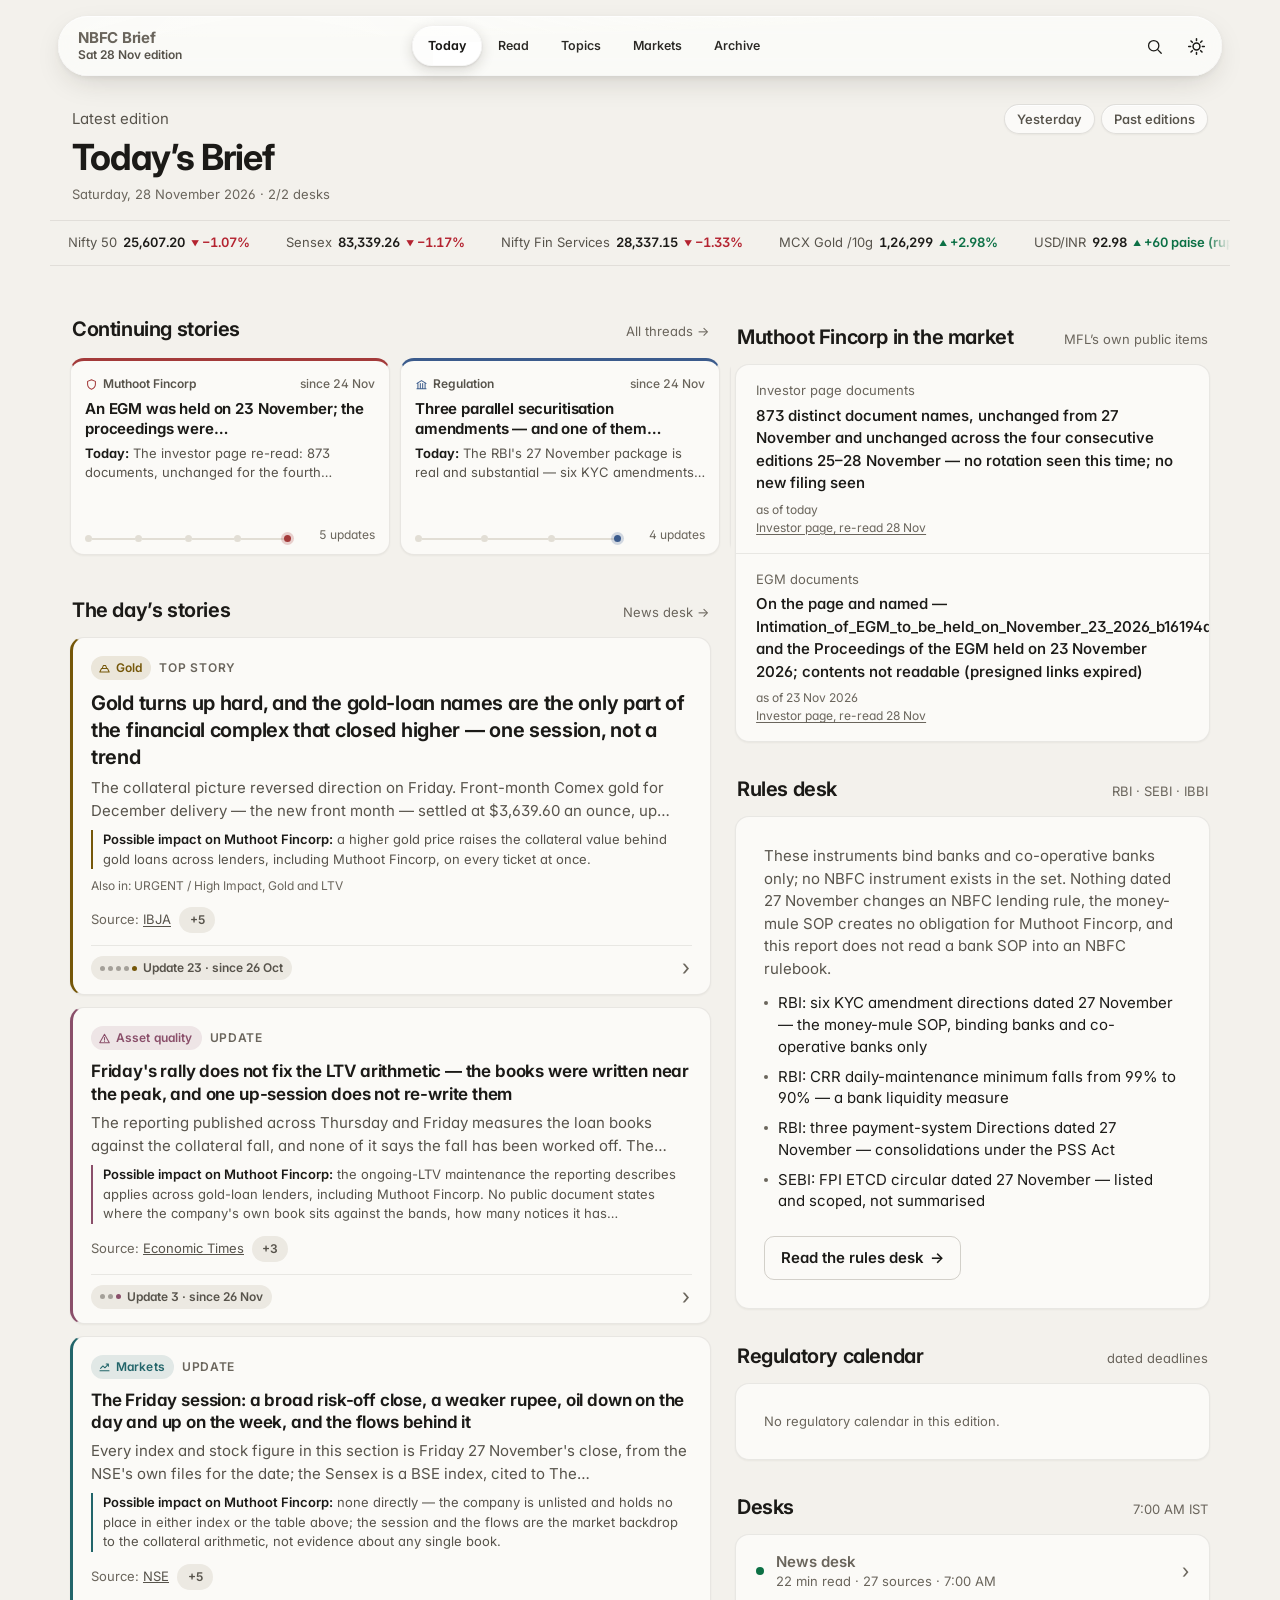
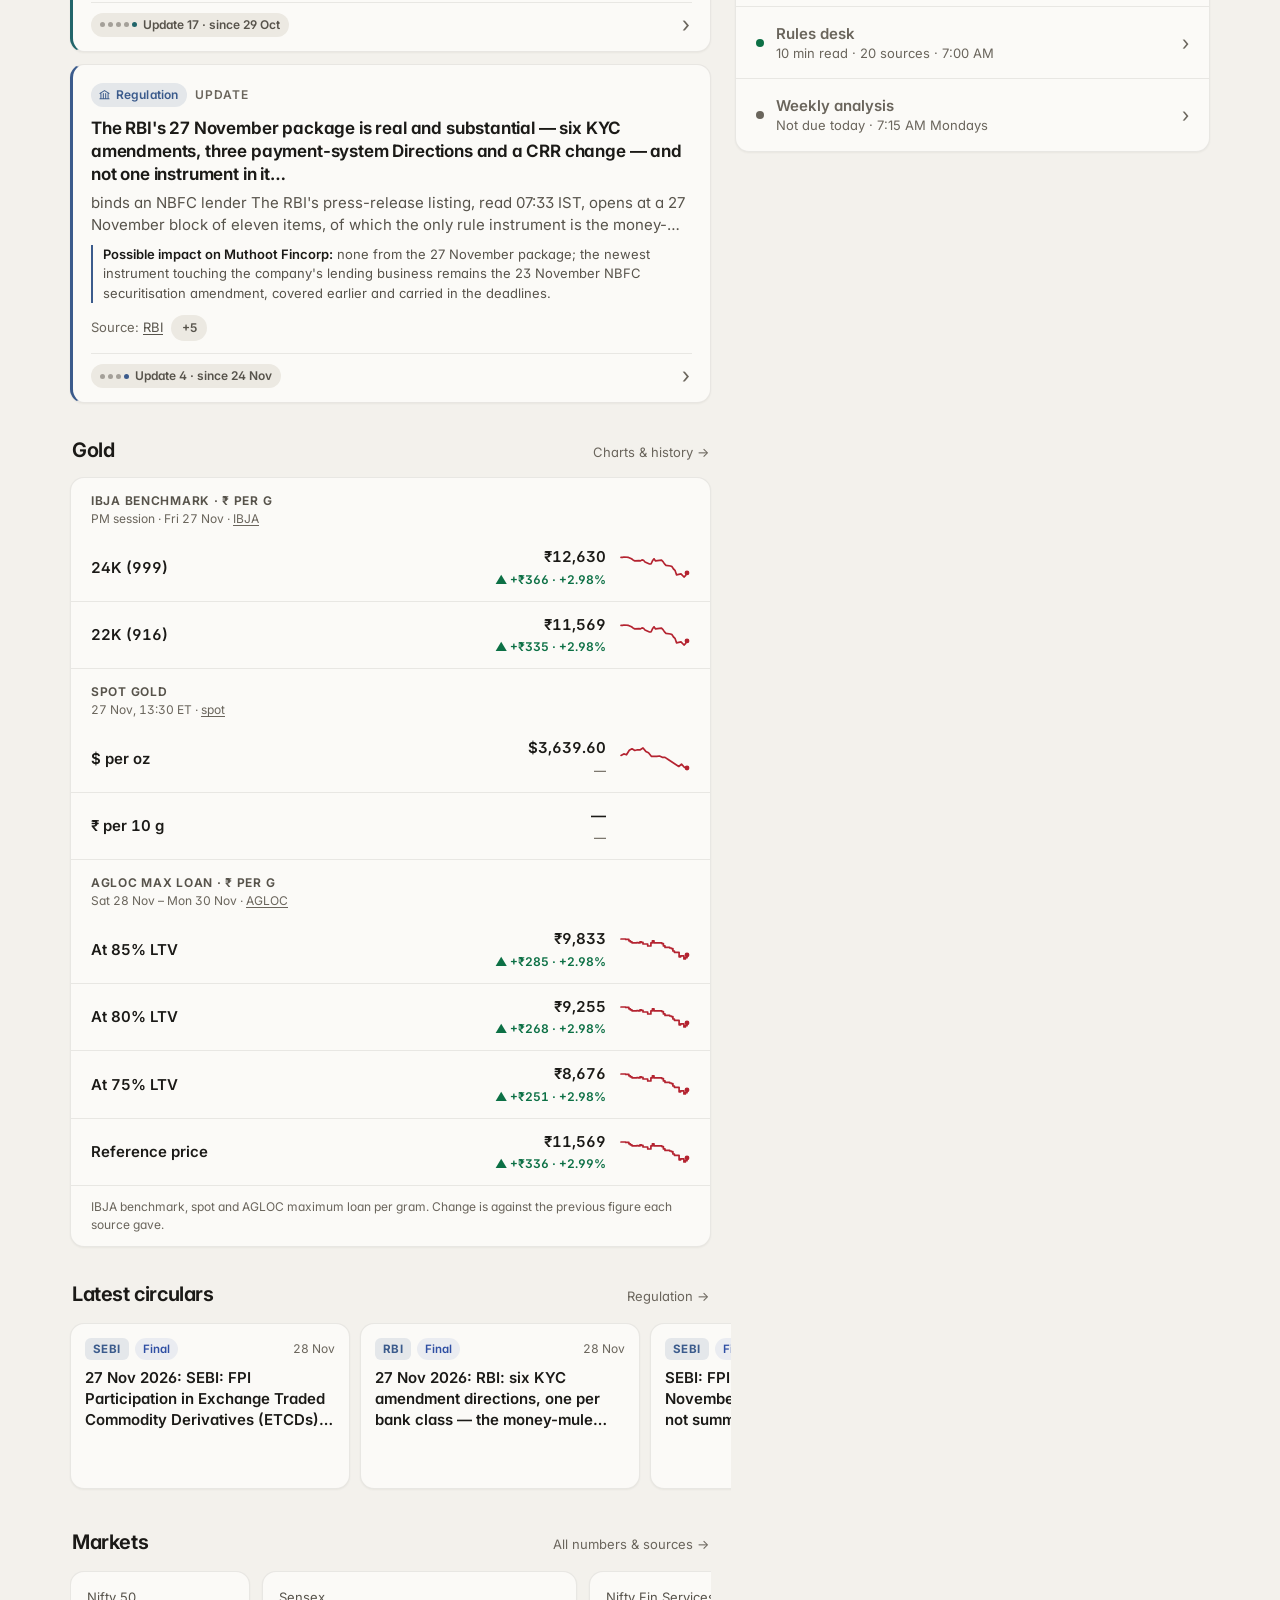
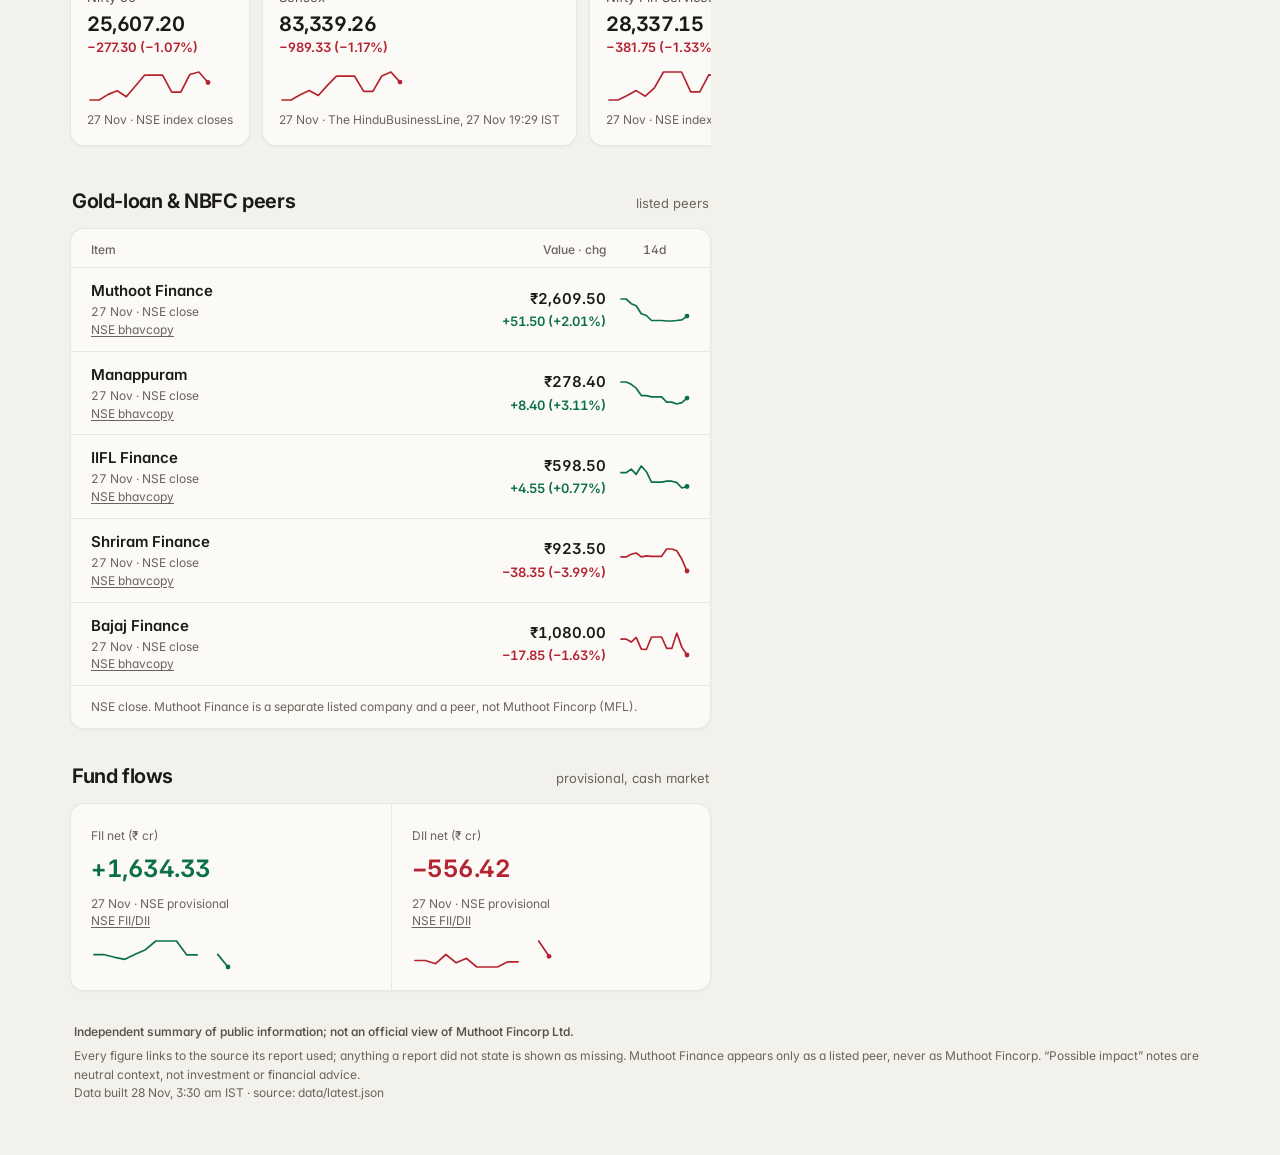
<file: index.html>
<!doctype html>
<html lang="en-IN" data-theme="light">
<head>
<meta charset="utf-8">
<meta name="viewport" content="width=device-width, initial-scale=1, viewport-fit=cover">
<title>Today's Brief · NBFC Brief</title>
<meta name="description" content="NBFC Brief: a daily, sourced summary of public NBFC news, RBI/SEBI/IBBI circulars, market numbers and a regulatory calendar, with Muthoot Fincorp in the market. Independent; not an official view of Muthoot Fincorp Ltd.">
<meta name="color-scheme" content="light dark">
<meta name="theme-color" content="#F3F1EC">
<link rel="manifest" href="/manifest.webmanifest">
<link rel="icon" href="/icons/favicon-64.png" type="image/png">
<link rel="apple-touch-icon" href="/icons/apple-touch-icon.png">
<link rel="preconnect" href="https://fonts.googleapis.com">
<link rel="preconnect" href="https://fonts.gstatic.com" crossorigin>
<link rel="stylesheet" href="https://fonts.googleapis.com/css2?family=Inter:opsz,wght@14..32,400..800&display=swap">
<script>
/* theme before first paint: two states only. Saved choice, else dark when the device prefers dark, else light. */
(function(){var t;try{t=localStorage.getItem('nbfc-brief-theme');}catch(e){}
if(t!=='light'&&t!=='dark')t=window.matchMedia&&matchMedia('(prefers-color-scheme: dark)').matches?'dark':'light';
document.documentElement.dataset.theme=t;var m=document.querySelector('meta[name=theme-color]');if(m)m.content=t==='dark'?'#0E0F12':'#F3F1EC';})();
</script>
<link rel="stylesheet" href="/app.css">
<script src="/cu.js" defer></script>
<script src="/app.js" defer></script>
<script src="/events.js" defer></script>
</head>
<body>
<a class="skip" href="#main">Skip to content</a>
<header class="tp" id="tp"><span class="lg" aria-hidden="true"></span>
  <div class="tp-l">
    <a class="tp-a" id="tpA" href="#/" style="color:inherit;text-decoration:none"><b>NBFC Brief</b><span id="tpE">Daily NBFC brief</span></a>
    <div class="tp-b" id="tpB" aria-hidden="true"><b id="cbT"></b><span id="cbS"></span></div>
  </div>
  <div class="tp-r"><button class="ic press" id="searchBtn" type="button" aria-label="Search all editions (/)" aria-keyshortcuts="/"></button><button class="ic press" id="installBtn" type="button" aria-label="Install app" hidden></button><button class="ic press" id="themeBtn" type="button" aria-label="Dark theme" aria-pressed="false"></button></div>
</header>
<main id="main" tabindex="-1">
  <div class="wrap" id="app" aria-busy="true">
    <div class="boot" role="status"><div class="g sk sk-h"></div><div class="g sk sk-c"></div><div class="g sk sk-t"></div><span class="sr">Loading today's brief…</span></div>
  </div>
</main>
<nav class="tabbar" id="tabbar" aria-label="Sections"><span class="lg" aria-hidden="true"></span>
  <a href="#/" data-tab="today"><svg viewBox="0 0 24 24" aria-hidden="true"><path d="M4.5 5h12v14h-10a2 2 0 0 1-2-2zM16.5 9h3v8a2 2 0 0 1-2 2M8 9h5M8 12.5h5M8 16h3"/></svg><span>Today</span></a>
  <a href="#/read" data-tab="read"><svg viewBox="0 0 24 24" aria-hidden="true"><path d="M3 5.5c3-1 6-1 9 1 3-2 6-2 9-1V19c-3-1-6-1-9 1-3-2-6-2-9-1zM12 6.5V20"/></svg><span>Read</span></a>
  <a href="#/topics" data-tab="topics"><svg viewBox="0 0 24 24" aria-hidden="true"><rect x="4" y="4" width="6.5" height="6.5" rx="1.8"/><rect x="13.5" y="4" width="6.5" height="6.5" rx="1.8"/><rect x="4" y="13.5" width="6.5" height="6.5" rx="1.8"/><rect x="13.5" y="13.5" width="6.5" height="6.5" rx="1.8"/></svg><span>Topics</span></a>
  <a href="#/markets" data-tab="markets"><svg viewBox="0 0 24 24" aria-hidden="true"><path d="M4 19.5h16M5 15l4-4.5 3.5 3L19 6.5M15 6.5h4v4"/></svg><span>Markets</span></a>
  <a href="#/archive" data-tab="archive"><svg viewBox="0 0 24 24" aria-hidden="true"><path d="M6 4.5h12M5 7.5h14M4 10.5h16v9H4zM10 14.5h4"/></svg><span>Archive</span></a>
</nav>
<div class="toast" id="toast" role="status" aria-live="polite"></div>
<noscript><div style="padding:24px;max-width:40em;line-height:1.55">NBFC Brief needs JavaScript. The latest edition is also available as JSON at <a href="/data/latest.json">/data/latest.json</a>. Independent summary of public information; not an official view of Muthoot Fincorp Ltd.</div></noscript>
</body>
</html>
</file>
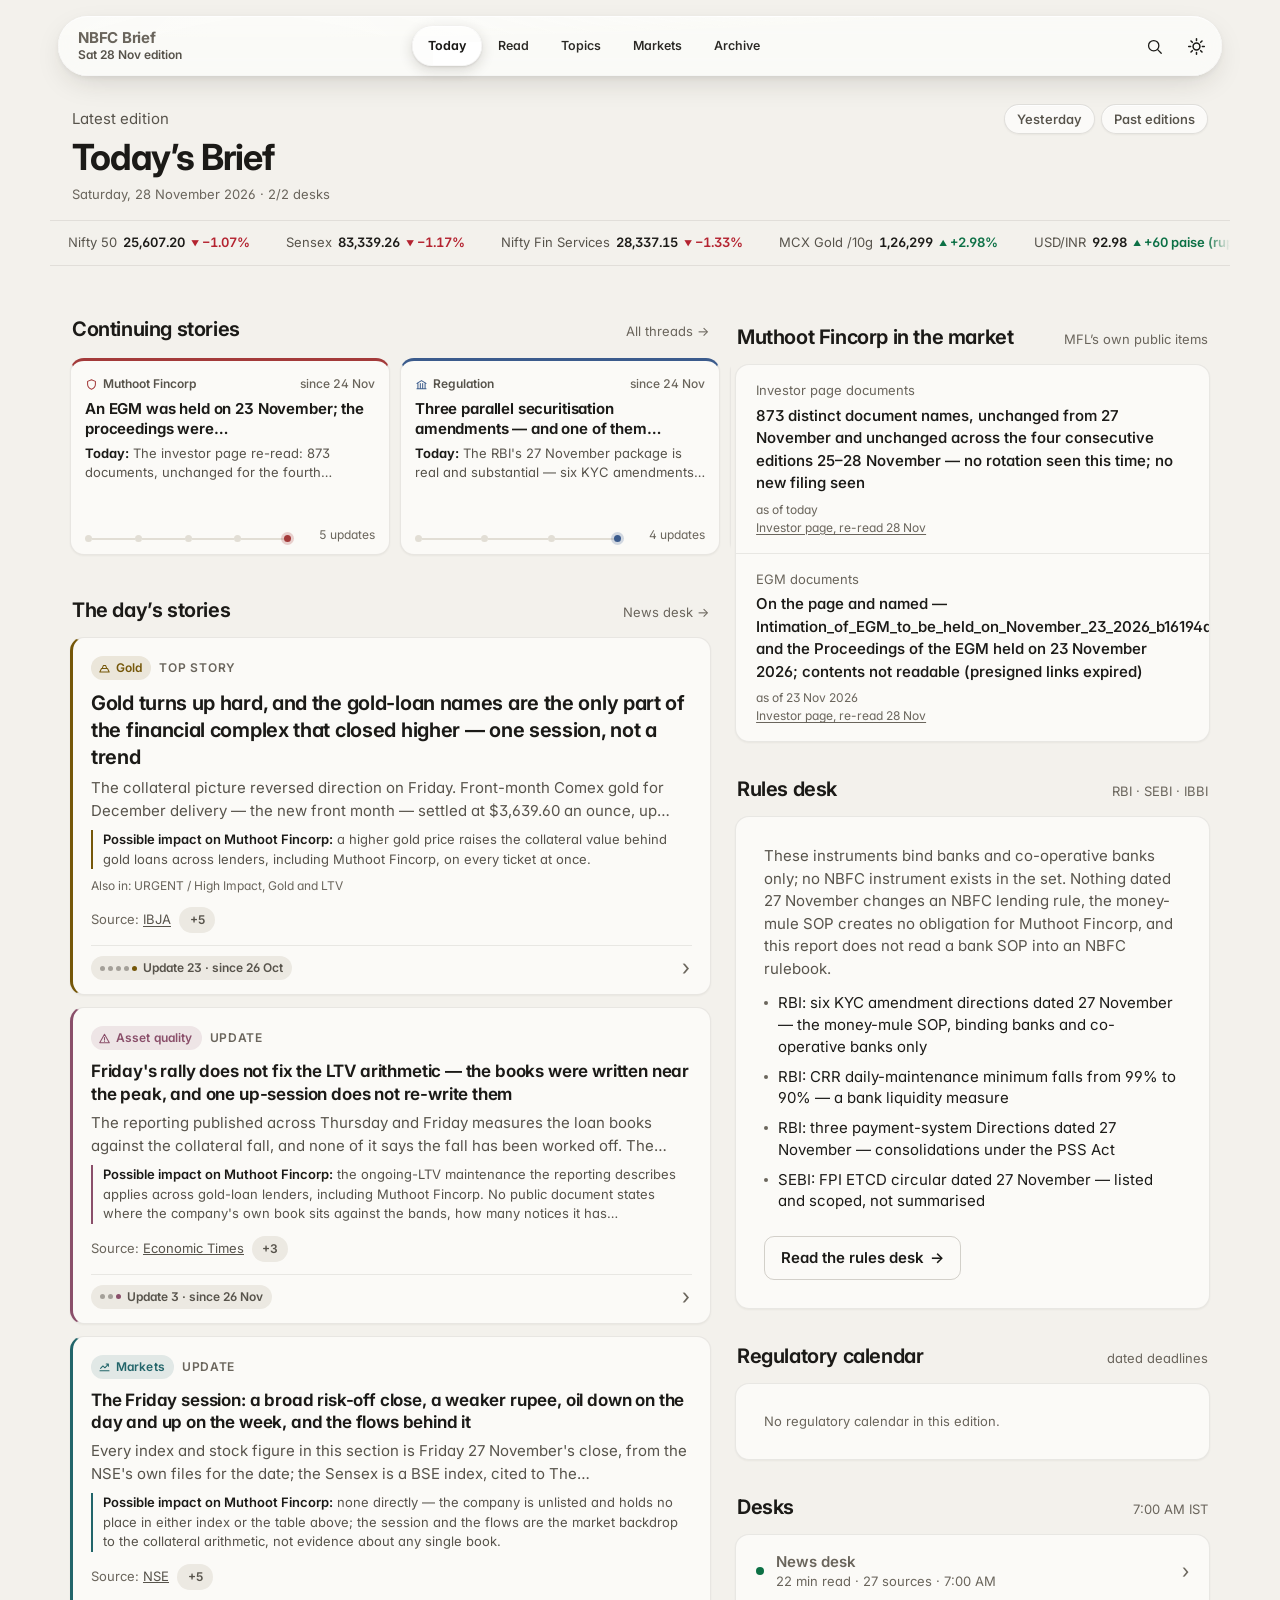
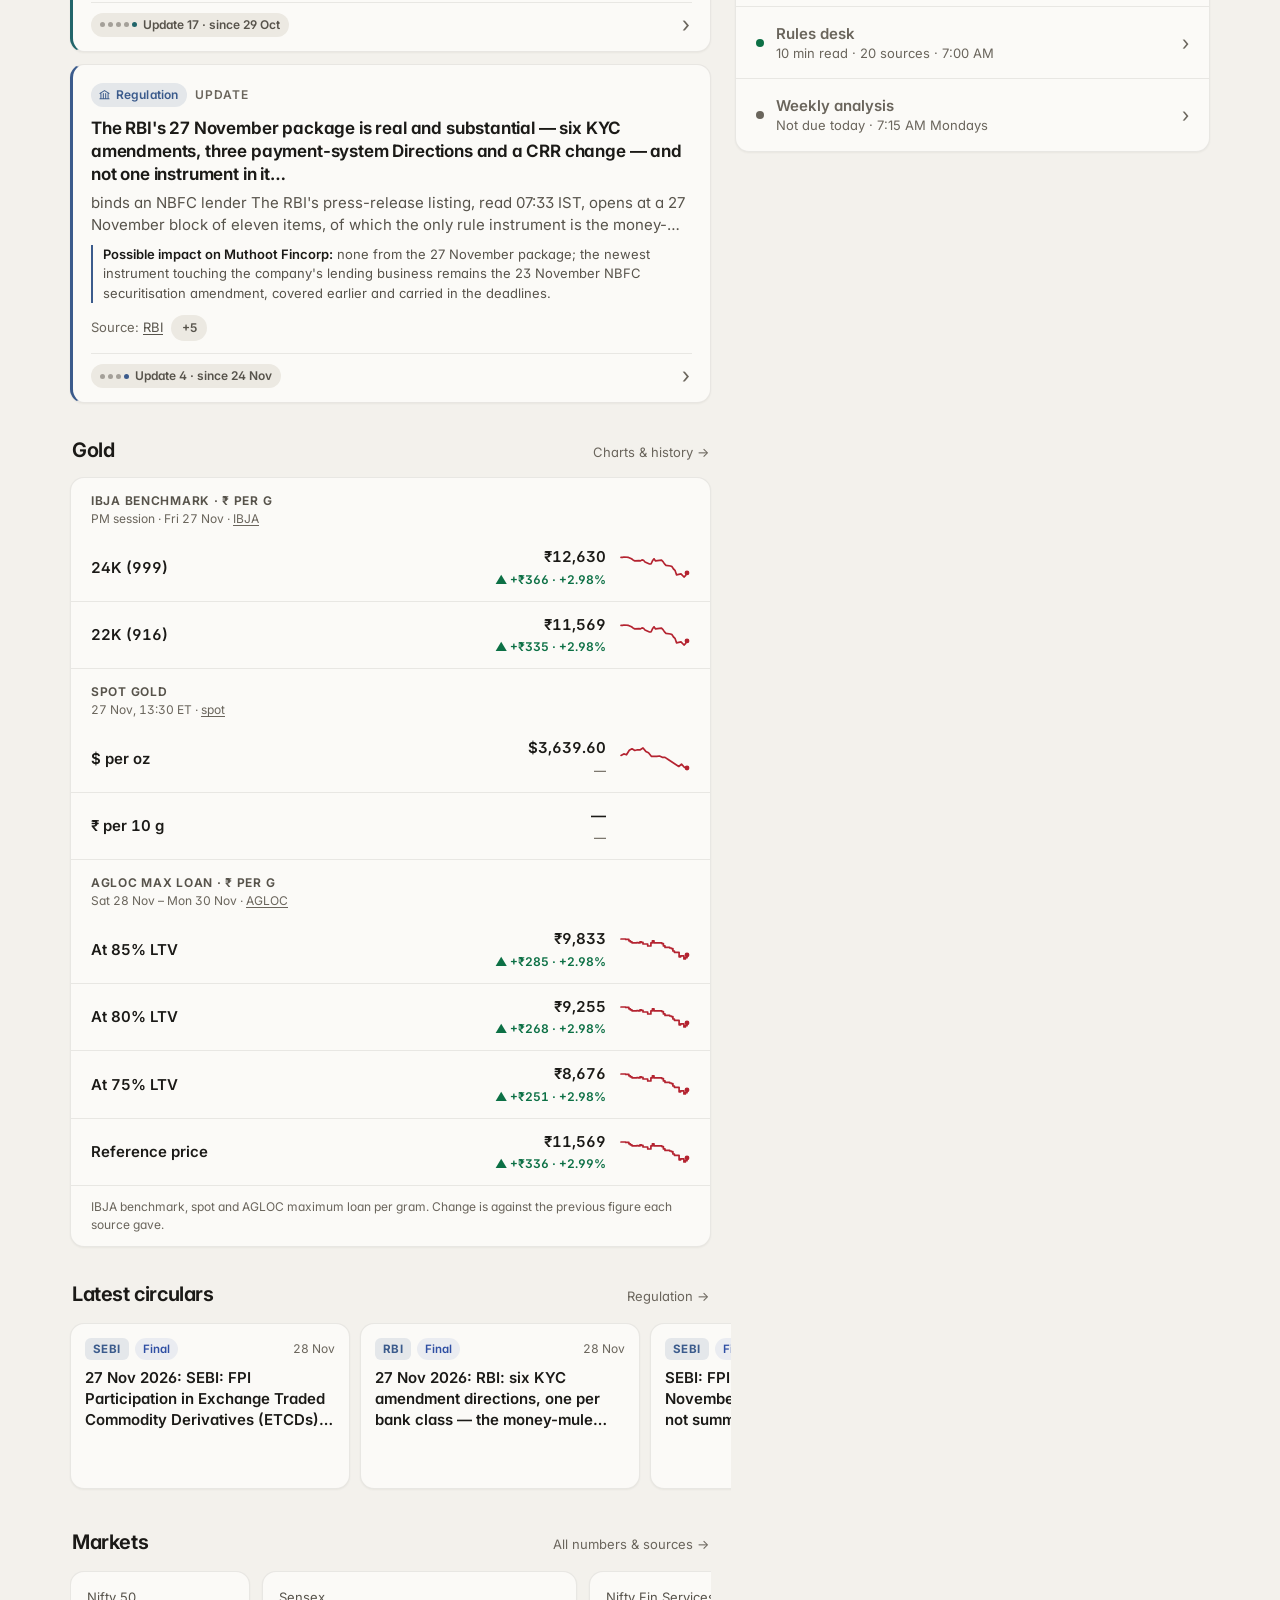
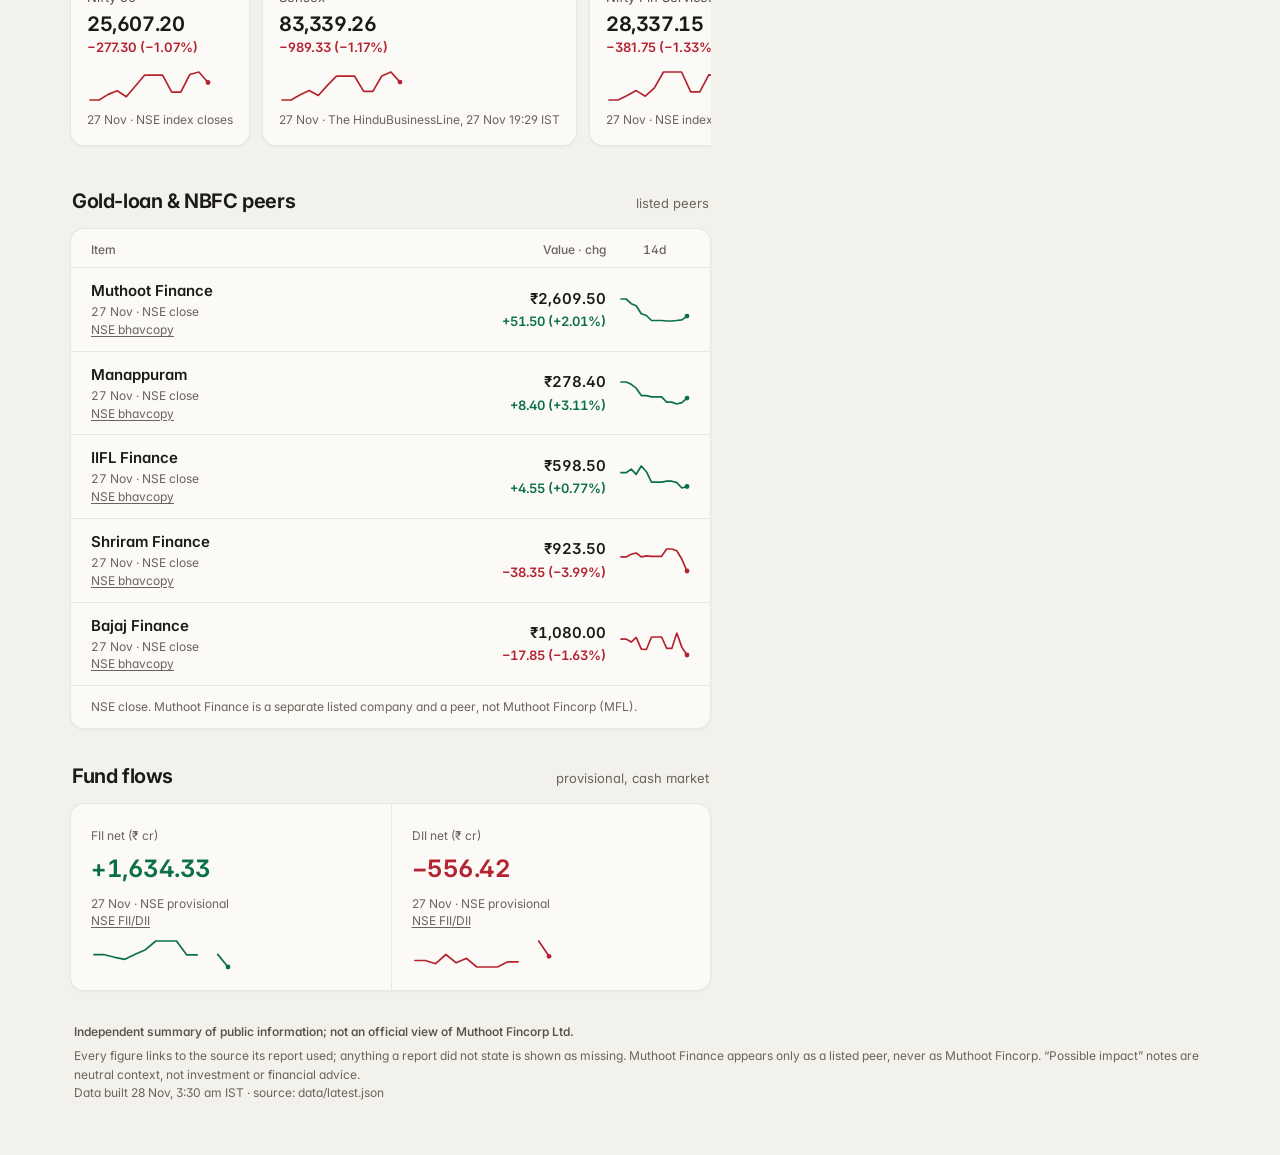
<file: reader.html>
<!doctype html>
<html lang="en-IN" data-theme="light">
<head>
<meta charset="utf-8">
<meta name="viewport" content="width=device-width, initial-scale=1, viewport-fit=cover">
<title>Today's Brief · NBFC Brief</title>
<meta name="description" content="NBFC Brief: a daily, sourced summary of public NBFC news, RBI/SEBI/IBBI circulars, market numbers and a regulatory calendar, with Muthoot Fincorp in the market. Independent; not an official view of Muthoot Fincorp Ltd.">
<meta name="color-scheme" content="light dark">
<meta name="theme-color" content="#F3F1EC">
<link rel="manifest" href="/manifest.webmanifest">
<link rel="icon" href="/icons/favicon-64.png" type="image/png">
<link rel="apple-touch-icon" href="/icons/apple-touch-icon.png">
<link rel="preconnect" href="https://fonts.googleapis.com">
<link rel="preconnect" href="https://fonts.gstatic.com" crossorigin>
<link rel="stylesheet" href="https://fonts.googleapis.com/css2?family=Inter:opsz,wght@14..32,400..800&display=swap">
<script>
/* theme before first paint: two states only. Saved choice, else dark when the device prefers dark, else light. */
(function(){var t;try{t=localStorage.getItem('nbfc-brief-theme');}catch(e){}
if(t!=='light'&&t!=='dark')t=window.matchMedia&&matchMedia('(prefers-color-scheme: dark)').matches?'dark':'light';
document.documentElement.dataset.theme=t;var m=document.querySelector('meta[name=theme-color]');if(m)m.content=t==='dark'?'#0E0F12':'#F3F1EC';})();
</script>
<link rel="stylesheet" href="/app.css">
<script src="/cu.js" defer></script>
<script src="/app.js" defer></script>
</head>
<body>
<a class="skip" href="#main">Skip to content</a>
<header class="tp" id="tp"><span class="lg" aria-hidden="true"></span>
  <div class="tp-l">
    <a class="tp-a" id="tpA" href="#/" style="color:inherit;text-decoration:none"><b>NBFC Brief</b><span id="tpE">Daily NBFC brief</span></a>
    <div class="tp-b" id="tpB" aria-hidden="true"><b id="cbT"></b><span id="cbS"></span></div>
  </div>
  <div class="tp-r"><button class="ic press" id="searchBtn" type="button" aria-label="Search all editions (/)" aria-keyshortcuts="/"></button><button class="ic press" id="installBtn" type="button" aria-label="Install app" hidden></button><button class="ic press" id="themeBtn" type="button" aria-label="Dark theme" aria-pressed="false"></button></div>
</header>
<main id="main" tabindex="-1">
  <div class="wrap" id="app" aria-busy="true">
    <div class="boot" role="status"><div class="g sk sk-h"></div><div class="g sk sk-c"></div><div class="g sk sk-t"></div><span class="sr">Loading today's brief…</span></div>
  </div>
</main>
<nav class="tabbar" id="tabbar" aria-label="Sections"><span class="lg" aria-hidden="true"></span>
  <a href="#/" data-tab="today"><svg viewBox="0 0 24 24" aria-hidden="true"><path d="M4.5 5h12v14h-10a2 2 0 0 1-2-2zM16.5 9h3v8a2 2 0 0 1-2 2M8 9h5M8 12.5h5M8 16h3"/></svg><span>Today</span></a>
  <a href="#/read" data-tab="read"><svg viewBox="0 0 24 24" aria-hidden="true"><path d="M3 5.5c3-1 6-1 9 1 3-2 6-2 9-1V19c-3-1-6-1-9 1-3-2-6-2-9-1zM12 6.5V20"/></svg><span>Read</span></a>
  <a href="#/topics" data-tab="topics"><svg viewBox="0 0 24 24" aria-hidden="true"><rect x="4" y="4" width="6.5" height="6.5" rx="1.8"/><rect x="13.5" y="4" width="6.5" height="6.5" rx="1.8"/><rect x="4" y="13.5" width="6.5" height="6.5" rx="1.8"/><rect x="13.5" y="13.5" width="6.5" height="6.5" rx="1.8"/></svg><span>Topics</span></a>
  <a href="#/markets" data-tab="markets"><svg viewBox="0 0 24 24" aria-hidden="true"><path d="M4 19.5h16M5 15l4-4.5 3.5 3L19 6.5M15 6.5h4v4"/></svg><span>Markets</span></a>
  <a href="#/archive" data-tab="archive"><svg viewBox="0 0 24 24" aria-hidden="true"><path d="M6 4.5h12M5 7.5h14M4 10.5h16v9H4zM10 14.5h4"/></svg><span>Archive</span></a>
</nav>
<div class="toast" id="toast" role="status" aria-live="polite"></div>
<noscript><div style="padding:24px;max-width:40em;line-height:1.55">NBFC Brief needs JavaScript. The latest edition is also available as JSON at <a href="/data/latest.json">/data/latest.json</a>. Independent summary of public information; not an official view of Muthoot Fincorp Ltd.</div></noscript>
</body>
</html>
</file>
<file: app.css>
/* NBFC Brief · v6 "Ink" design system. Tokens are documented in docs/DESIGN_TOKENS.md.
   One neutral scale, one accent (ink blue), semantic colours tuned per theme. Two themes only: light, dark. */
:root{--glass-tint:rgba(251,250,247,.66);--glass-tint-x:rgba(251,250,247,.6);--glass-spec:rgba(255,255,255,.55);--glass-rim:rgba(255,255,255,.95);--glass-rim2:rgba(255,255,255,.45);--glass-line:rgba(40,32,20,.10);
  --glass-shadow:0 10px 30px -8px rgba(40,32,20,.18),0 2px 6px rgba(40,32,20,.06);--blob:rgba(255,255,255,.72);--blob-x:rgba(255,255,255,.62);--blob-shadow:0 1px 2px rgba(40,32,20,.10),0 4px 14px rgba(40,32,20,.16);
  /* bottom nav, light: smoky graphite glass so it reads against paper; the active blob stays bright */
  --nav-tint:rgba(214,210,201,.78);--nav-tint-x:rgba(38,34,28,.13);--nav-ink:var(--n800);--nav-rim:rgba(255,255,255,.7);--nav-line:rgba(40,32,20,.16);
  --nav-shadow:0 14px 34px -10px rgba(40,32,20,.34),0 3px 10px rgba(40,32,20,.12);
  /* neutrals */
  /* light neutrals are warm paper (v8); n850/n950 stay cool for the dark theme */
  --n0:#FBFAF7;--n50:#F3F1EC;--n100:#ECE9E2;--n200:#E2DED5;--n300:#CDC8BD;--n400:#A29D92;--n500:#6A655C;
  --n600:#57534B;--n700:#403C36;--n800:#2A2824;--n850:#1E2026;--n900:#1B1A17;--n950:#0E0F12;
  /* accent: ink blue */
  --a50:#EEF2FA;--a100:#DCE4F5;--a200:#B9C8EB;--a300:#8EA6E0;--a400:#6585D2;--a500:#4366BE;
  --a600:#2F4FA3;--a700:#253F84;--a800:#1D3166;--a900:#15244A;
  /* type + space + radii + motion */
  --sans:"Inter",-apple-system,BlinkMacSystemFont,"Segoe UI",Roboto,system-ui,sans-serif;
  --t-12:12px;--t-13:13px;--t-15:15px;--t-17:17px;--t-20:20px;--t-24:24px;--t-34:clamp(30px,8.2vw,36px);
  --sp-1:4px;--sp-2:8px;--sp-3:12px;--sp-4:16px;--sp-5:24px;--sp-6:32px;--sp-7:48px;--gut:16px;
  --r-s:6px;--r-m:10px;--r-l:14px;--r-pill:999px;
  --ease-out:cubic-bezier(.2,0,0,1);
  --pill-h:52px;--pill-top:calc(8px + env(safe-area-inset-top));
  color-scheme:light;
  /* light theme */
  --bg:var(--n50);--surface-1:var(--n0);--surface-2:var(--n100);--surface-3:var(--n200);
  --chrome:rgba(251,250,247,.86);--chrome-solid:#FBFAF7;
  --text-1:var(--n900);--text-2:var(--n600);--text-3:var(--n500);
  --border:rgba(52,42,24,.13);--hairline:rgba(52,42,24,.09);--border-strong:rgba(52,42,24,.20);
  --accent:var(--a600);--accent-soft:rgba(47,79,163,.08);--on-accent:#FBFAF7;--focus:var(--a500);
  --up:#0C7045;--down:#B42330;--warn:#86560A;--info:var(--a600);
  --inv:var(--n900);--on-inv:var(--n50);
  --elev-1:0 1px 2px rgba(40,32,20,.05);
  --elev-2:0 1px 2px rgba(40,32,20,.05),0 6px 20px rgba(40,32,20,.07);
  --elev-3:0 2px 6px rgba(40,32,20,.08),0 18px 40px rgba(40,32,20,.15);
  --cover:var(--n900);--cover-wk:var(--a700);--cover-ink:#F3F4F6;--cover-ink2:rgba(243,244,246,.68);--cover-line:rgba(255,255,255,.16);--cover-edge:transparent;
  --dot-n:var(--a600);--dot-r:var(--warn);--dot-w:var(--n700);--dot-a:var(--up);
}
:root[data-theme=dark]{--glass-tint:rgba(30,32,38,.66);--glass-tint-x:rgba(28,30,36,.5);--glass-spec:rgba(255,255,255,.10);--glass-rim:rgba(255,255,255,.26);--glass-rim2:rgba(255,255,255,.08);--glass-line:rgba(255,255,255,.08);
  --glass-shadow:0 12px 32px -8px rgba(0,0,0,.6),0 2px 6px rgba(0,0,0,.3);--blob:rgba(255,255,255,.09);--blob-x:rgba(255,255,255,.10);--blob-shadow:0 2px 10px rgba(0,0,0,.35);color-scheme:dark;
  --nav-tint:var(--glass-tint);--nav-tint-x:var(--glass-tint-x);--nav-ink:var(--text-2);--nav-rim:var(--glass-rim);--nav-line:var(--glass-line);--nav-shadow:var(--glass-shadow);
  --bg:var(--n950);--surface-1:#16181C;--surface-2:#1C1E23;--surface-3:#25282E;
  --chrome:rgba(26,28,33,.86);--chrome-solid:#1A1C21;
  --text-1:#ECEDF0;--text-2:#A8ADB7;--text-3:#878D98;
  --border:rgba(255,255,255,.09);--hairline:rgba(255,255,255,.06);--border-strong:rgba(255,255,255,.16);
  --accent:var(--a300);--accent-soft:rgba(142,166,224,.12);--on-accent:var(--n950);--focus:var(--a300);
  --up:#4BC28A;--down:#F2777A;--warn:#E2AC52;--info:var(--a300);
  --inv:#ECEDF0;--on-inv:var(--n950);
  --elev-1:0 1px 2px rgba(0,0,0,.3);
  --elev-2:0 1px 2px rgba(0,0,0,.3),0 8px 24px rgba(0,0,0,.28);
  --elev-3:0 2px 8px rgba(0,0,0,.4),0 20px 44px rgba(0,0,0,.5);
  --cover:#24272D;--cover-wk:var(--a700);--cover-edge:rgba(255,255,255,.08);
  --dot-n:var(--a300);--dot-r:var(--warn);--dot-w:#C9CDD5;--dot-a:var(--up);
}
@media (min-width:400px){:root{--gut:20px}}

*,*::before,*::after{box-sizing:border-box;margin:0;padding:0}
html{background:var(--bg);-webkit-text-size-adjust:100%;-webkit-tap-highlight-color:transparent}
body{font-family:var(--sans);font-size:var(--t-15);line-height:1.5;color:var(--text-1);background:var(--bg);min-height:100dvh;
  -webkit-font-smoothing:antialiased;font-feature-settings:"cv11","ss01";overflow-x:hidden;padding-bottom:calc(104px + env(safe-area-inset-bottom))}
a{color:var(--accent);text-underline-offset:2px;text-decoration-thickness:1px}
button{font:inherit;color:inherit;background:none;border:0;cursor:pointer}
ul{list-style:none}
:focus-visible{outline:2px solid var(--focus);outline-offset:2px;border-radius:6px}
h1[tabindex="-1"]:focus{outline:none}
.sr{position:absolute;width:1px;height:1px;overflow:hidden;clip:rect(0 0 0 0);white-space:nowrap}
.skip{position:fixed;left:12px;top:-60px;z-index:60;padding:10px 14px;border-radius:var(--r-m);background:var(--inv);color:var(--on-inv);font-weight:600}
.skip:focus{top:12px}
.num,.tc,.kpis,.tile .v,.flows b,.tv,.tch,.cal-g{font-variant-numeric:tabular-nums}
[hidden]{display:none!important}

.vw{display:contents}.vw.stg{visibility:hidden;pointer-events:none}
/* the page column never widens the document. The full-bleed blocks (ticker, cover-flow) slide 12px sideways
   during a view's entrance; without this, that slide overflows the screen edge for ~250 ms and Android Chrome
   grows the layout viewport to fit (wider and, keeping the aspect ratio, ~27px taller), so the fixed bottom nav
   dropped below the screen and snapped back up. clip (not hidden) makes no scroll container: sticky, the fixed
   nav (a body child, outside #main) and vertical overflow are unaffected.
   position:relative makes #main the containing block of every absolutely positioned descendant too: without it a
   visually-hidden .sr label (position:absolute, no positioned ancestor) sat at the right edge of an over-wide table,
   escaped both the card's overflow:hidden and this clip, widened the document by ~26px and dropped the nav off-screen
   on Markets until the first scroll. */
#main{overflow-x:clip;position:relative}
.wrap{max-width:1180px;margin:0 auto;padding:0 max(var(--gut),env(safe-area-inset-right)) 0 max(var(--gut),env(safe-area-inset-left))}
/* surfaces: flat cards on a calm background; hairline border, one restrained shadow */
.g{background:var(--surface-1);border:1px solid var(--hairline);box-shadow:var(--elev-1);border-radius:var(--r-l)}
.card{padding:var(--sp-5) 20px;margin-bottom:var(--sp-4)}
.flush{padding:0;overflow:hidden}

/* ---------- top pill (one header that morphs) ---------- */
.tp{position:fixed;z-index:20;top:var(--pill-top);left:max(12px,env(safe-area-inset-left));right:max(12px,env(safe-area-inset-right));
  height:var(--pill-h);border-radius:var(--r-pill);display:flex;align-items:center;gap:var(--sp-2);padding:0 6px 0 20px;
  box-shadow:var(--glass-shadow)}
@supports not ((backdrop-filter:blur(1px)) or (-webkit-backdrop-filter:blur(1px))){.lg{background:var(--chrome-solid)!important}}
.tp-l{position:relative;flex:1;min-width:0;height:100%}
.tp-a,.tp-b{position:absolute;inset:0;display:flex;flex-direction:column;justify-content:center;min-width:0;will-change:opacity,transform}
.tp-a b{font-size:var(--t-15);font-weight:700;letter-spacing:-.015em;line-height:1.2}
.tp-a span,.tp-b span{font-size:var(--t-12);color:var(--text-2);line-height:1.3;white-space:nowrap;overflow:hidden;text-overflow:ellipsis}
.tp-b{opacity:0;visibility:hidden}
.tp-b b{font-size:var(--t-15);font-weight:650;letter-spacing:-.01em;line-height:1.2;white-space:nowrap;overflow:hidden;text-overflow:ellipsis}
.tp-r{display:flex;gap:2px;flex:none}
.ic{width:40px;height:40px;border-radius:20px;display:grid;place-items:center;color:var(--text-1);transition:background-color .15s}
.ic:hover{background:var(--surface-2)}
.ic svg{width:19px;height:19px;fill:none;stroke:currentColor;stroke-width:1.6;stroke-linecap:round;stroke-linejoin:round}
.ic[disabled]{opacity:.35;cursor:default}

/* page title block (scrolls under the pill and fades before the compact title appears) */
.hd{padding:calc(var(--pill-top) + var(--pill-h) + 28px) 2px var(--sp-4);transform-origin:0 100%;will-change:opacity,transform}
.greet{font-size:var(--t-15);color:var(--text-2);margin-bottom:2px}
h1{font-size:var(--t-34);font-weight:700;letter-spacing:-.028em;line-height:1.08}
.hsub{margin-top:var(--sp-2);font-size:var(--t-13);color:var(--text-3)}

/* edition switcher */
.pills{display:flex;gap:6px;overflow-x:auto;scrollbar-width:none;margin:0 calc(-1*var(--gut)) var(--sp-4);padding:2px var(--gut);scroll-padding:0 var(--gut)}
.pills::-webkit-scrollbar{display:none}
.pill{flex:none;padding:0 12px;border-radius:var(--r-m);font-size:var(--t-13);font-weight:550;color:var(--text-2);min-height:36px;text-decoration:none;display:inline-flex;align-items:center;
  border:1px solid var(--border);background:transparent}
.pill[aria-current=true]{background:var(--inv);color:var(--on-inv);border-color:transparent}

/* Today: inline edition pills beside the eyebrow (small to the eye, 44px to the finger) */
.hd.tools{display:grid;grid-template-columns:minmax(0,1fr) auto;column-gap:var(--sp-2);align-items:center}
.hd.tools .greet{grid-area:1/1;margin:0;white-space:nowrap}
.hd.tools .ednav{grid-area:1/2;display:flex;gap:6px}
.hd.tools h1{grid-area:2/1/3/3;margin-top:var(--sp-1)}
.hd.tools .hsub{grid-area:3/1/4/3}
.hd.tools.stack .ednav{grid-area:4/1/5/3;justify-self:start;margin-top:var(--sp-3)}
.epill{position:relative;display:inline-flex;align-items:center;height:30px;padding:0 12px;border-radius:var(--r-pill);
  font-size:var(--t-13);font-weight:550;line-height:1;color:var(--text-2);text-decoration:none;white-space:nowrap;-webkit-tap-highlight-color:transparent;
  background:var(--epill-bg);border:1px solid var(--border);box-shadow:inset 0 1px 0 var(--epill-spec),var(--elev-1);
  transition:transform .5s var(--spring),background-color .15s,color .15s,border-color .15s}
.epill::before{content:"";position:absolute;inset:-7px -3px}
.epill:active{transform:scale(.94);transition-duration:.1s;transition-timing-function:var(--ease-out)}
.epill:focus-visible{border-radius:var(--r-pill);outline-offset:3px}
@media (hover:hover){.epill:hover{background:var(--surface-2);color:var(--text-1);border-color:var(--border-strong)}}
:root{--epill-bg:rgba(255,255,255,.62);--epill-spec:rgba(255,255,255,.9);
  --spring:linear(0,.06 2%,.22 5%,.5 10%,.76 16%,.92 22%,1.01 29%,1.035 36%,1.03 44%,1.01 56%,.998 72%,1)}
:root[data-theme=dark]{--epill-bg:rgba(255,255,255,.045);--epill-spec:rgba(255,255,255,.07)}

.press{transition:transform .25s var(--ease-out),background-color .15s,color .15s}
.press:active{transform:scale(.98)}

/* key-numbers ticker: a quiet band between hairlines */
.tick{margin:0 calc(-1*var(--gut)) var(--sp-5);border-top:1px solid var(--hairline);border-bottom:1px solid var(--hairline);overflow:hidden;contain:paint}
.tk-vp{overflow:hidden;-webkit-mask-image:linear-gradient(90deg,transparent,#000 24px,#000 calc(100% - 24px),transparent);mask-image:linear-gradient(90deg,transparent,#000 24px,#000 calc(100% - 24px),transparent)}
.tk-track{display:flex;width:max-content;animation:tk var(--tkd,40s) linear infinite;will-change:transform}
.tk-list{display:flex}
.tk-list li{flex:none}
.tk-list a{display:flex;align-items:baseline;gap:6px;padding:12px 18px;min-height:44px;text-decoration:none;color:var(--text-1);font-size:var(--t-13);white-space:nowrap}
.tn{color:var(--text-2)}.tv{font-weight:600}.tch{font-weight:600}.tch.flat{color:var(--text-3)}
.tch span{font-size:8px;margin-right:3px;vertical-align:1px}
@keyframes tk{to{transform:translateX(-50%)}}
.tick:hover .tk-track,.tick.hold .tk-track,.tick.off .tk-track{animation-play-state:paused}
.tick:focus-within .tk-track{animation:none}
.tick:focus-within .tk-vp{overflow-x:auto;scrollbar-width:none}

/* at a glance */
.glance{padding:20px}
.glance ol{margin-top:var(--sp-3);counter-reset:g;list-style:none}
.glance li{counter-increment:g;display:grid;grid-template-columns:20px 1fr;gap:0 8px;padding:10px 0;border-top:1px solid var(--hairline);font-size:var(--t-15);line-height:1.45}
.glance li:first-child{border-top:0;padding-top:0}
.glance li::before{content:counter(g);font-size:var(--t-13);color:var(--text-3);font-variant-numeric:tabular-nums;padding-top:1px}
.glance li>a:first-of-type{color:var(--text-1);text-decoration:none;font-weight:550}
.gsrc{grid-column:2;font-size:var(--t-12);color:var(--text-3)}.gsrc a{color:var(--text-3)}

/* possible-impact note (neutral: hairline rule, no accent) */
.why.sm{margin-top:8px;font-size:var(--t-13);line-height:1.5;border-left-color:var(--hairline-strong,var(--text-3));padding-left:10px}

/* regulatory calendar */
.rcal .k{font-size:var(--t-13);color:var(--text-2);font-weight:600}
.rcal .val{font-size:var(--t-15);font-weight:550;margin:4px 0 6px;line-height:1.45}
.rcal .meta{font-size:var(--t-12);color:var(--text-3);line-height:1.5}.rcal .meta a{color:var(--text-3)}
.foot .disc{color:var(--text-2);font-weight:550;margin:0 0 6px}

/* top story */
.kick{font-size:var(--t-12);font-weight:600;color:var(--text-3);letter-spacing:.06em;text-transform:uppercase}
.hero h2{font-size:clamp(21px,5.6vw,26px);line-height:1.22;letter-spacing:-.02em;font-weight:700;margin:var(--sp-2) 0}
.hero p{font-size:var(--t-15);line-height:1.6;color:var(--text-2)}
.why{margin-top:var(--sp-4);font-size:var(--t-15);line-height:1.6;color:var(--text-2);padding-left:12px;border-left:2px solid var(--accent)}
.why b{color:var(--text-1);font-weight:600}
.by{font-size:var(--t-13);color:var(--text-3)}
.cta{display:inline-flex;align-items:center;gap:6px;margin-top:var(--sp-5);padding:0 16px;border-radius:var(--r-m);background:var(--inv);color:var(--on-inv);font-weight:600;font-size:var(--t-15);text-decoration:none;min-height:44px}
.cta.ghost{background:transparent;color:var(--text-1);border:1px solid var(--border-strong)}
.kpis{display:grid;grid-template-columns:repeat(4,1fr);margin-top:var(--sp-5);border-top:1px solid var(--hairline)}
.kpis div{padding:12px 0 0}
.kpis div+div{padding-left:12px;border-left:1px solid var(--hairline)}
.kpis small{display:block;font-size:var(--t-12);color:var(--text-3)}
.kpis b{display:block;font-size:var(--t-20);font-weight:650;margin-top:2px;letter-spacing:-.02em}

/* section heads */
.sec{display:flex;justify-content:space-between;align-items:baseline;gap:12px;margin:var(--sp-6) 2px var(--sp-3)}
.sec h2{font-size:var(--t-20);font-weight:650;letter-spacing:-.02em}
.sec .aside{font-size:var(--t-13);color:var(--text-3);text-align:right}
a.aside{color:var(--accent);text-decoration:none}

/* tables */
.tc{width:100%;border-collapse:collapse;font-size:14px}
.tc caption{text-align:left;padding:12px 20px;font-size:var(--t-12);color:var(--text-3);caption-side:bottom;border-top:1px solid var(--hairline)}
.tc th{font-size:var(--t-12);font-weight:500;color:var(--text-3);text-align:right;padding:12px 12px 8px;border-bottom:1px solid var(--hairline)}
.tc th:first-child{text-align:left;padding-left:20px}
.tc th.sp{text-align:center;padding-left:0}
.tc td{padding:12px;border-top:1px solid var(--hairline);text-align:right;vertical-align:middle}
.tc tr:first-child td{border-top:0}
.tc td:first-child{text-align:left;padding-left:20px}
.tc td:last-child,.tc th:last-child{padding-right:20px}
.tc .nm{font-weight:600;font-size:var(--t-15);line-height:1.25}
.tc .meta{display:block;font-size:var(--t-12);color:var(--text-3);margin-top:3px;line-height:1.4}
.tc .meta.s{margin-top:1px}
.tc .meta a{color:var(--text-3)}
.tc .vc{display:inline-flex;flex-direction:column;align-items:flex-end;gap:2px}
.tc .v{font-weight:600;font-size:var(--t-15);white-space:nowrap}
.tc .sp{width:88px;padding-left:0}
.tc svg{display:block;margin:0 auto}
/* sparkline placeholder (one edition so far): faint dashed baseline + quiet dot + "new" */
.spk-new{position:relative;display:block;width:max-content;margin:0 auto;line-height:0}
.spk-new svg{display:block;margin:0}
.spk-base{stroke:var(--text-3);stroke-opacity:.38;stroke-width:1.2;stroke-dasharray:2 3;stroke-linecap:round}
.spk-dot{fill:var(--text-3);fill-opacity:.75}
.spk-l{position:absolute;left:3px;top:50%;transform:translateY(calc(-100% - 3px));font-size:10px;line-height:1;letter-spacing:.04em;color:var(--text-3);font-variant-numeric:tabular-nums;white-space:nowrap}
.tile .spk-new{margin:12px 0 0}.flows .spk-new{margin:8px 0 0}
.tile .spk-new svg,.flows .spk-new svg{margin:0}
@media (max-width:399px){
  .tc td,.tc th{padding-left:8px;padding-right:8px}
  .tc td:first-child,.tc th:first-child{padding-left:16px}.tc td:last-child,.tc th:last-child{padding-right:16px}
  .tc .sp{width:68px}.tc td.sp svg{width:56px;height:26px}
}
/* change values are plain coloured figures; tags get one quiet outline */
.chip{display:inline-block;font-size:var(--t-13);font-weight:600;white-space:nowrap}
/* a long change line ("−2,530 (−1.81%) vs 30 Oct PM", marked .w by chg()) wraps inside its cell instead of pushing the trend column out of the card */
.tc .vc .chip.w{white-space:normal;text-align:right;max-width:10em}
.up{color:var(--up)}.dn{color:var(--down)}
.chip.flat{color:var(--text-3);font-weight:500}
.chip.acc{color:var(--accent)}
.tagrow{display:flex;flex-wrap:wrap;gap:6px 10px;align-items:center;margin-bottom:var(--sp-2)}
.tagrow .chip{font-size:var(--t-12);font-weight:550}
.tagrow .chip+.chip::before{content:"";display:inline-block;width:3px;height:3px;border-radius:2px;background:var(--text-3);margin:0 8px 2px 0;vertical-align:middle;opacity:.7}
.tagrow .kick+.chip::before{content:"";display:inline-block;width:3px;height:3px;border-radius:2px;background:var(--text-3);margin:0 8px 2px 0;vertical-align:middle;opacity:.7}
.missing{padding:12px 20px;border-top:1px solid var(--hairline);font-size:var(--t-13);color:var(--text-3)}
.missing b{color:var(--text-2);font-weight:600}
.note{font-size:var(--t-13);color:var(--text-3);margin:-4px 4px 12px;line-height:1.45}

/* market tiles */
.tiles{display:flex;gap:12px;overflow-x:auto;scrollbar-width:none;margin:0 calc(-1*var(--gut));padding:2px var(--gut) 8px;scroll-padding:0 var(--gut);scroll-snap-type:x mandatory}
.tiles::-webkit-scrollbar{display:none}
.tile{flex:0 0 160px;padding:16px;display:flex;flex-direction:column;scroll-snap-align:start;text-decoration:none;color:inherit}
.tile .n{font-size:var(--t-13);color:var(--text-2)}
.tile .v{font-size:var(--t-20);font-weight:650;letter-spacing:-.02em;margin:4px 0 2px;line-height:1.2}
.tile svg{margin-top:12px;display:block}
.tile .src{display:block;font-size:var(--t-12);color:var(--text-3);margin-top:8px;white-space:nowrap;overflow:hidden;text-overflow:ellipsis}

/* fund flows */
.flows{display:grid;grid-template-columns:1fr 1fr}
.flows>div{padding:20px}.flows>div+div{border-left:1px solid var(--hairline)}
.flows small{font-size:var(--t-12);color:var(--text-3)}
.flows b{display:block;font-size:var(--t-24);font-weight:650;margin:4px 0 8px;letter-spacing:-.02em}
.flows .meta{font-size:var(--t-12);color:var(--text-3);line-height:1.45}.flows .meta a{color:var(--text-3)}
.flows svg{display:block;margin-top:8px}

/* lists */
.list>*{display:block;padding:16px 20px;border-top:1px solid var(--hairline)}
.list>*:first-child{border-top:0}
.wl .k{font-size:var(--t-13);color:var(--text-3)}
.wl .val{font-size:var(--t-15);font-weight:550;margin:4px 0 6px;line-height:1.5}
.wl .meta{font-size:var(--t-12);color:var(--text-3);line-height:1.5}.wl .meta a{color:var(--text-3)}
.story{padding:20px;margin-bottom:12px;display:block;text-decoration:none;color:inherit}
.story .t{font-size:var(--t-12);font-weight:600;color:var(--text-3);text-transform:uppercase;letter-spacing:.06em}
.story h3{font-size:var(--t-17);line-height:1.35;font-weight:650;letter-spacing:-.01em;margin:4px 0 6px}
.story p{font-size:var(--t-15);line-height:1.55;color:var(--text-2)}
.desk{display:flex;gap:12px;align-items:center;text-decoration:none;color:inherit}
.desk .dot{width:8px;height:8px;border-radius:4px;flex:none;background:var(--up)}
.desk.miss .dot{background:var(--down)}.desk.nd .dot{background:var(--text-3)}.desk.wait .dot{background:var(--warn)}
.desk .bd{flex:1;min-width:0}
.desk b{display:block;font-size:var(--t-15);font-weight:600}
.desk span{display:block;font-size:var(--t-13);color:var(--text-3);line-height:1.4}
.desk .chev{color:var(--text-3);font-size:20px}
.rl{display:flex;gap:10px;font-size:var(--t-15);line-height:1.45}
.rl::before{content:"";width:4px;height:4px;border-radius:2px;background:var(--text-3);margin-top:9px;flex:none}
.rule{display:block;padding:12px 0;border-top:1px solid var(--hairline)}
.rule:first-child{border-top:0;padding-top:0}
.rule .m{font-size:var(--t-12);color:var(--text-3);margin-top:3px}
.rule b{font-size:var(--t-15);line-height:1.4;font-weight:600;display:block}
.rule .tagrow{margin-bottom:4px}

/* read */
.seg{display:flex;gap:2px;padding:3px;border-radius:var(--r-m);margin-bottom:var(--sp-4);position:relative;background:var(--surface-2);border:0;box-shadow:none}
.seg a{position:relative;z-index:1;flex:1;text-align:center;padding:7px 6px;border-radius:8px;font-size:var(--t-13);font-weight:550;color:var(--text-2);text-decoration:none;min-height:36px;display:flex;align-items:center;justify-content:center}
.seg a[aria-current=true]{color:var(--text-1);font-weight:600}
.seg a.off{color:var(--text-2);font-style:italic}
.seg .ind{border-radius:8px;background:var(--surface-1);box-shadow:var(--elev-1),0 0 0 1px var(--hairline)}
.art{padding:var(--sp-5) 20px}
.art h1{font-size:clamp(25px,6.6vw,32px)}
.art .by{margin-top:var(--sp-2)}
.toc a,.toc-s a{flex:none}
/* "Jump to section": one chip row that scrolls sideways (never wraps), sticky under the top pill. In the card it is a
   plain row; once stuck (.stuck, set by app.js) a glass bar fades in behind it. The scroller is clipped in its own box
   (no page overflow) and reuses the .fx-sc fade on the edge that has more. Headings in a page with the row stop below it. */
.art{--toc-top:calc(var(--pill-top) + var(--pill-h) + 8px);--toc-h:46px}
.toc{position:sticky;top:var(--toc-top);z-index:5;margin:var(--sp-4) -12px 0;border-radius:var(--r-pill);isolation:isolate;transition:box-shadow .3s var(--ease-out)}
.toc::before{content:"";position:absolute;inset:0;z-index:-1;border-radius:inherit;pointer-events:none;background:var(--glass-tint);
  -webkit-backdrop-filter:blur(16px) saturate(1.6);backdrop-filter:blur(16px) saturate(1.6);
  box-shadow:inset 0 1px 0 var(--glass-rim),inset 0 -1px 0 var(--glass-rim2),inset 0 0 0 .5px var(--glass-line);opacity:0;transition:opacity .25s var(--ease-out)}
.toc.stuck{box-shadow:var(--glass-shadow)}
.toc.stuck::before{opacity:1}
.toc-s{position:relative;display:flex;gap:6px;height:var(--toc-h);align-items:center;overflow-x:auto;overflow-y:hidden;scrollbar-width:none;padding:0 12px;
  scroll-snap-type:x proximity;scroll-padding:0 12px;border-radius:inherit;overscroll-behavior-x:contain}
.toc-s::-webkit-scrollbar{display:none}
.toc-s a{scroll-snap-align:start;display:block;height:34px;line-height:32px;max-width:min(72vw,300px);overflow:hidden;text-overflow:ellipsis;white-space:nowrap;
  padding:0 12px;border-radius:var(--r-pill);border:1px solid var(--border);background:var(--surface-1);color:var(--text-2);font-size:var(--t-13);font-weight:550;text-decoration:none;
  transition:transform .5s var(--spring),background-color .2s,color .2s,border-color .2s}
.toc-s a:active{transform:scale(.94);transition-duration:.1s;transition-timing-function:var(--ease-out)}
.toc-s a[aria-current=true]{background:var(--inv);color:var(--on-inv);border-color:transparent}
.toc-s a:focus-visible{outline-offset:-3px;outline-width:2px}
@media (hover:hover){.toc-s a:not([aria-current]):hover{background:var(--surface-2);color:var(--text-1)}}
@media (prefers-reduced-motion:reduce){.toc,.toc::before,.toc-s a{transition:none}}
@media (forced-colors:active){.toc.stuck{border:1px solid CanvasText;background:Canvas}.toc-s a[aria-current=true]{outline:2px solid Highlight}}
.art.has-toc .md h2,.art.has-toc .md h3{scroll-margin-top:calc(var(--toc-top) + var(--toc-h) + 12px)}
.art.cv-all .mds{content-visibility:visible}
#kn-card,#src-card{scroll-margin-top:calc(var(--pill-top) + var(--pill-h) + 16px)}
.md{font-size:var(--t-17);line-height:1.65;color:var(--text-1);margin-top:var(--sp-5);overflow-wrap:break-word;max-width:68ch}
.mds{content-visibility:auto;contain-intrinsic-size:auto 640px}
.md h2{font-size:var(--t-20);line-height:1.3;letter-spacing:-.015em;font-weight:650;margin:32px 0 8px;padding-top:var(--sp-4);border-top:1px solid var(--hairline);scroll-margin-top:calc(var(--pill-top) + var(--pill-h) + 16px)}
.md h3{font-size:var(--t-17);line-height:1.35;font-weight:650;margin:24px 0 8px;scroll-margin-top:calc(var(--pill-top) + var(--pill-h) + 16px)}
.md p,.md ul,.md ol{margin:0 0 .9em}
.md ul{list-style:disc}.md ol{list-style:decimal}
.md ul,.md ol{padding-left:22px}.md li{margin:6px 0}
.md strong{font-weight:650}
.md hr{border:0;border-top:1px solid var(--hairline);margin:24px 0}
.md a.raw{font-size:.88em}
.md a{overflow-wrap:anywhere}
.twrap{margin:0 0 1.1em}
.md table{border-collapse:collapse;font-size:var(--t-15);line-height:1.5;width:100%;font-variant-numeric:tabular-nums;overflow-wrap:normal;word-break:normal}
.md th,.md td{padding:10px 12px;border-bottom:1px solid var(--hairline);text-align:left;vertical-align:top}
.md th{font-size:var(--t-12);color:var(--text-3);font-weight:500}
.twrap.tscroll{overflow-x:auto;margin-left:-20px;margin-right:-20px;padding:0 20px;-webkit-overflow-scrolling:touch}
.twrap.tscroll td,.twrap.tscroll th{min-width:7.5em}
.twrap.tscroll.ov{-webkit-mask-image:linear-gradient(90deg,#000 calc(100% - 28px),transparent);mask-image:linear-gradient(90deg,#000 calc(100% - 28px),transparent)}
@media (max-width:899px){
  .tstack table,.tstack tbody,.tstack tr,.tstack td{display:block;width:auto}
  .tstack thead{position:absolute;width:1px;height:1px;overflow:hidden;clip:rect(0 0 0 0)}
  .tstack tr{background:var(--surface-2);border-radius:var(--r-m);padding:16px;margin-bottom:12px}
  .tstack td{border:0;padding:0;font-size:var(--t-15);line-height:1.55}
  .tstack td+td{margin-top:12px;padding-top:12px;border-top:1px solid var(--hairline)}
  .tstack td::before{content:attr(data-l);display:block;font-size:var(--t-12);color:var(--text-3);margin-bottom:2px}
  .tstack td:first-child{font-size:var(--t-15);font-weight:600}
}
.srcs{padding:4px 0}
.srcs a{display:block;padding:12px 20px;border-top:1px solid var(--hairline);font-size:14px;line-height:1.4;text-decoration:none}
.srcs a:first-child{border:0}
.srcs small{display:block;color:var(--text-3);font-size:var(--t-12)}
.empty{padding:32px 20px;text-align:center;color:var(--text-2)}
.empty h2{font-size:var(--t-20);font-weight:650;margin-bottom:6px;color:var(--text-1)}

/* ---------- archive: calendar ---------- */
.cal{padding:12px 12px 16px;margin-bottom:var(--sp-2)}
.cal-h{display:flex;align-items:center;justify-content:space-between;padding:0 0 8px}
.cal-h h2{font-size:var(--t-17);font-weight:650;letter-spacing:-.015em}
.cal-vp{overflow:hidden}
.cal-g{width:100%;border-collapse:collapse;table-layout:fixed}
.cal-g th{font-size:var(--t-12);font-weight:500;color:var(--text-3);padding:4px 0 6px}
.cal-g td{padding:2px;text-align:center}
.cd{display:flex;flex-direction:column;align-items:center;justify-content:center;height:44px;border-radius:var(--r-m);color:var(--text-3);text-decoration:none;font-size:var(--t-15);position:relative}
.cd.ed{color:var(--text-1);font-weight:550}
.cd.ed:hover{background:var(--surface-2)}
.cd.now{background:var(--inv);color:var(--on-inv)}
.cd.now:hover{background:var(--inv)}
.cd .n{line-height:1}
.dots{display:flex;gap:3px;height:4px;margin-top:5px}
.dots i,.legend i,.cv-dots i{width:4px;height:4px;border-radius:2px;display:block}
.d-n{background:var(--dot-n)}.d-r{background:var(--dot-r)}.d-w{background:var(--dot-w)}.d-a{background:var(--dot-a)}
.cd.now .dots i{background:var(--on-inv)}
.legend{display:flex;flex-wrap:wrap;gap:6px 16px;padding:12px 4px 0;border-top:1px solid var(--hairline);margin-top:8px;font-size:var(--t-12);color:var(--text-3)}
.legend li{display:flex;align-items:center;gap:6px}

/* ---------- archive: magazine cover-flow ---------- */
.lib .sec{margin-top:var(--sp-5)}
.cf{isolation:isolate;position:relative;margin:0 calc(-1*var(--gut))}
.cf-vp{overflow-x:auto;overflow-y:hidden;scrollbar-width:none;scroll-snap-type:x mandatory;overscroll-behavior-x:contain;-webkit-overflow-scrolling:touch;padding:20px 0 36px;outline:none}
.cf-vp::-webkit-scrollbar{display:none}
.cf-vp:focus-visible{outline:2px solid var(--focus);outline-offset:-2px;border-radius:var(--r-l)}
.cf-row{display:flex;width:max-content;padding:0 var(--cf-pad,120px)}
.cv{flex:0 0 var(--cf-step,100px);height:var(--cf-h,270px);position:relative;scroll-snap-align:center;scroll-snap-stop:normal}
.cvi{position:absolute;top:0;left:50%;width:var(--cf-w,180px);height:var(--cf-h,270px);margin-left:calc(var(--cf-w,180px)/-2);
  display:flex;flex-direction:column;padding:14px 14px 12px;border-radius:6px;overflow:hidden;text-decoration:none;
  background:var(--cover);color:var(--cover-ink);box-shadow:0 0 0 1px var(--cover-edge),0 2px 4px rgba(0,0,0,.10),0 14px 30px rgba(0,0,0,.20);
  transform-origin:50% 50%;backface-visibility:hidden;will-change:transform}
.cvi:focus-visible{outline:2px solid var(--focus);outline-offset:3px;border-radius:6px}
.cv.wk .cvi{background:var(--cover-wk)}
.cv.none .cvi{background:var(--surface-3);color:var(--text-2)}
.cv-m{display:flex;justify-content:space-between;align-items:baseline;padding-bottom:8px;border-bottom:1px solid var(--cover-line);font-size:11px;letter-spacing:.02em}
.cv-m b{font-size:13px;font-weight:700;letter-spacing:-.01em}
.cv-m span{color:var(--cover-ink2);font-variant-numeric:tabular-nums}
.cv-d{margin-top:14px;font-size:calc(var(--cf-w,180px)*.34);font-weight:700;letter-spacing:-.05em;line-height:.9;font-variant-numeric:tabular-nums}
.cv-mo{font-size:13px;font-weight:600;margin-top:6px;letter-spacing:-.01em}
.cv-wd{font-size:11px;color:var(--cover-ink2);text-transform:uppercase;letter-spacing:.08em;margin-top:2px}
.cv-h{margin-top:auto;font-size:12.5px;line-height:1.35;font-weight:500;display:-webkit-box;-webkit-line-clamp:3;-webkit-box-orient:vertical;overflow:hidden;
  padding-top:10px;border-top:1px solid var(--cover-line)}
.cv-h:empty{border:0}
.cv-b{display:flex;gap:4px;margin-top:10px;flex-wrap:wrap}
.cv-b i{font-style:normal;font-size:10px;font-weight:600;letter-spacing:.02em;padding:2px 6px;border-radius:4px;border:1px solid var(--cover-line);color:var(--cover-ink2)}
.cv-b i.w{background:var(--cover-ink);color:var(--cover);border-color:transparent}
.cv.wk .cv-ed{display:block}
.cv-ed{display:none;font-size:10px;font-weight:700;letter-spacing:.14em;text-transform:uppercase;margin-top:12px;color:var(--cover-ink2)}
.cf-nav{display:flex;align-items:center;justify-content:center;gap:var(--sp-4);margin-top:-8px}
.cf-nav .ic{border:1px solid var(--border)}
.cf-cap{min-width:140px;text-align:center;font-size:var(--t-13);color:var(--text-2);font-variant-numeric:tabular-nums}
.cvfly{position:fixed;left:0;top:0;z-index:40;pointer-events:none;background:var(--bg)}
.cvfly .cvi{position:fixed;margin:0;left:0;top:0;will-change:transform,opacity}

/* ---------- liquid glass (top pill, bottom nav, nav blob) ----------
   .lg is the glass body, a child layer so the pill/nav themselves never become a backdrop root.
   Everywhere: frosted blur+saturate. Chromium (html.lgx): JS swaps in an SVG backdrop filter (url(#lg-*)) that
   refracts the backdrop through an edge lens with R/G/B split; see lgSet() in app.js. */
.lg{position:absolute;inset:0;z-index:-1;border-radius:inherit;pointer-events:none;background:var(--glass-tint);
  -webkit-backdrop-filter:blur(16px) saturate(170%);backdrop-filter:blur(16px) saturate(170%)}
.lg::before,.lg::after,.tabbar .ind::after{content:"";position:absolute;inset:0;border-radius:inherit;pointer-events:none}
/* specular: a soft key light from the top-left plus a bright rim, brightest on the top edge */
.lg::before{background:radial-gradient(120% 160% at 18% -60%,var(--glass-spec),transparent 60%)}
.lg::after{box-shadow:inset 0 1px 0 var(--glass-rim),inset 0 -1px 0 var(--glass-rim2),inset 1px 0 0 var(--glass-rim2),inset -1px 0 0 var(--glass-rim2),inset 0 0 0 .5px var(--glass-line)}
html.lgx .lg{background:var(--glass-tint-x)}

/* ---------- bottom nav ---------- */
.tabbar{position:fixed;left:50%;bottom:calc(12px + env(safe-area-inset-bottom));transform:translateX(-50%);display:flex;padding:5px;border-radius:var(--r-pill);z-index:20;
  width:min(440px,calc(100vw - 24px));height:66px;box-shadow:var(--nav-shadow)}
.tabbar>.lg{background:var(--nav-tint)}html.lgx .tabbar>.lg{background:var(--nav-tint-x)}
.tabbar>.lg::after{box-shadow:inset 0 1px 0 var(--nav-rim),inset 0 -1px 0 var(--glass-rim2),inset 1px 0 0 var(--glass-rim2),inset -1px 0 0 var(--glass-rim2),inset 0 0 0 1px var(--nav-line)}
.tabbar a{position:relative;z-index:1;flex:1 1 0;min-width:0;border-radius:var(--r-pill);display:flex;flex-direction:column;align-items:center;justify-content:center;gap:3px;
  font-size:var(--t-13);font-weight:560;letter-spacing:.005em;color:var(--nav-ink);text-decoration:none;transition:color .2s;-webkit-tap-highlight-color:transparent}
.tabbar a svg{width:23px;height:23px;fill:none;stroke:currentColor;stroke-width:1.7;stroke-linecap:round;stroke-linejoin:round}
.tabbar a span{font-size:14px;line-height:1.1}
.tabbar a:hover{color:var(--text-1)}
.tabbar a[aria-current=page]{color:var(--text-1);font-weight:650}
.tabbar a[aria-current=page] svg{stroke-width:2}
/* the blob sits between the nav glass and the labels: labels and icons always paint above every glass layer, undistorted */
.tabbar .ind{z-index:0;transform-origin:50% 50%;background:var(--blob);box-shadow:var(--blob-shadow);will-change:transform}
.tabbar .ind::after{box-shadow:inset 0 1px 0 var(--glass-rim),inset 0 -1px 0 var(--glass-rim2),inset 0 0 0 .5px var(--glass-line)}
html.lgx .tabbar .ind{background:var(--blob-x)}
@media (max-width:370px){.tabbar a span{font-size:13.5px}}
.ind{position:absolute;left:0;top:0;z-index:0;border-radius:var(--r-pill);transform-origin:0 50%;pointer-events:none;opacity:0}

.foot{margin:var(--sp-6) 4px var(--sp-3);font-size:var(--t-12);color:var(--text-3);line-height:1.55}
.toast{position:fixed;left:50%;bottom:calc(94px + env(safe-area-inset-bottom));transform:translate(-50%,16px);opacity:0;pointer-events:none;padding:10px 16px;border-radius:var(--r-m);background:var(--inv);color:var(--on-inv);font-size:var(--t-13);font-weight:550;transition:opacity .2s,transform .3s var(--ease-out);z-index:30}
.toast.on{opacity:1;transform:translate(-50%,0)}
.upd{position:fixed;left:50%;bottom:calc(94px + env(safe-area-inset-bottom));transform:translateX(-50%);z-index:31;display:flex;align-items:center;gap:6px;
  padding:6px 6px 6px 16px;border-radius:var(--r-l);font-size:var(--t-13);font-weight:550;max-width:calc(100vw - 24px);white-space:nowrap;box-shadow:var(--elev-3)}
.upd button{border-radius:var(--r-m);min-height:36px;padding:0 14px;background:var(--inv);color:var(--on-inv)}
.upd button.x{background:transparent;color:var(--text-2);padding:0 10px;font-size:18px}
.boot{padding-top:calc(var(--pill-top) + var(--pill-h) + 28px)}
.sk{margin-bottom:16px;opacity:.6}.sk-h{height:64px}.sk-c{height:300px}.sk-t{height:160px}

/* ---------- desktop ---------- */
.cols{display:block}
@media (min-width:900px){
  :root{--pill-h:60px;--pill-top:16px}
  body{padding-bottom:40px}
  .cols{display:grid;grid-template-columns:minmax(0,1.35fr) minmax(0,1fr);gap:24px;align-items:start}
  .cols>.side{position:sticky;top:calc(var(--pill-top) + var(--pill-h) + 16px)}
  .tp{left:max(24px,calc((100vw - 1180px)/2 + 8px));right:max(24px,calc((100vw - 1180px)/2 + 8px))}
  .tabbar{top:calc(var(--pill-top) + 8px);bottom:auto;box-shadow:none;padding:2px;height:44px;width:max-content}.tabbar>.lg{display:none}
  .tabbar a{flex:0 0 auto;padding:0 16px;flex-direction:row}.tabbar a svg{display:none}
  .tiles{margin:0;padding:2px 0 8px;scroll-padding:0}
  .toast,.upd{bottom:30px}
  .card{padding:28px}.art{padding:32px 40px}.twrap.tscroll{margin-left:-40px;margin-right:-40px;padding:0 40px}
  .md{max-width:44em}
  .cf{margin:0}
}

/* theme change: circular reveal (View Transitions) or a short crossfade */
html[data-vt=theme]::view-transition-old(root),html[data-vt=theme]::view-transition-new(root){animation:none;mix-blend-mode:normal}
html[data-vt=theme]::view-transition-old(root){z-index:0}html[data-vt=theme]::view-transition-new(root){z-index:1}
html.tfade body,html.tfade .g,html.tfade .lg,html.tfade .pill{transition:background-color .25s ease,color .25s ease,border-color .25s ease}
@media (prefers-reduced-motion:reduce){
  *,*::before,*::after{transition-duration:.01ms!important;animation-duration:.01ms!important;animation-iteration-count:1!important;scroll-behavior:auto!important}
  .press:active{transform:none}.epill:active{transform:none}
  .tk-track{animation:none}.tick .tk-vp{overflow-x:auto;scrollbar-width:none}
  ::view-transition-group(*),::view-transition-old(*),::view-transition-new(*){animation:none!important}
}
@media (forced-colors:active){.lg{background:Canvas!important;backdrop-filter:none!important}.g,.tp,.tabbar,.cvi{border:1px solid CanvasText}.tabbar a[aria-current=page],.pill[aria-current=true]{outline:2px solid Highlight}.epill{border:1px solid CanvasText}}

/* ---------------- search (#/search; additive) ----------------
   Bar sticks under the top pill. Input is 16px+ so Android/iOS do not zoom; every target is 44px.
   Filter pills are small: solid tokens, no backdrop blur. */
.sx-bar{position:sticky;top:calc(var(--pill-top) + var(--pill-h) + 8px);z-index:6;margin:0 0 var(--sp-3)}
.sx-f{display:flex;align-items:center;gap:6px;height:52px;padding:0 6px 0 16px;border-radius:var(--r-pill);border-color:var(--border);
  background:var(--surface-1);box-shadow:inset 0 1px 0 var(--epill-spec),var(--elev-1)}
.sx-f:focus-within{border-color:var(--accent);box-shadow:0 0 0 3px var(--accent-soft),var(--elev-1)}
.sx-f>svg{flex:none;width:19px;height:19px;color:var(--text-3)}
#sxq{flex:1;min-width:0;height:44px;border:0;background:transparent;color:var(--text-1);font:inherit;font-size:var(--t-17);outline:none;-webkit-appearance:none;appearance:none}
#sxq::placeholder{color:var(--text-3)}
#sxq::-webkit-search-cancel-button{display:none}
.sx-x{flex:none;width:44px;height:44px;border-radius:22px;display:grid;place-items:center;font-size:22px;line-height:1;color:var(--text-2);background:transparent;border:0}
@media (hover:hover){.sx-x:hover{background:var(--surface-2)}}
.sx-fl{display:grid;gap:6px;margin:0 2px var(--sp-3)}
.sx-g{display:flex;align-items:center;gap:8px;min-width:0}
.sx-gl{flex:none;width:68px;font-size:var(--t-12);color:var(--text-3);letter-spacing:.02em}
.sx-row{display:flex;gap:6px;overflow-x:auto;scrollbar-width:none;padding:7px 2px;margin:-3px 0;min-width:0;-webkit-overflow-scrolling:touch}
.sx-row::-webkit-scrollbar{display:none}
.sx-p{position:relative;flex:none;display:inline-flex;align-items:center;gap:6px;height:30px;padding:0 12px;border-radius:var(--r-pill);
  font:inherit;font-size:var(--t-13);font-weight:550;line-height:1;color:var(--text-2);text-decoration:none;white-space:nowrap;cursor:pointer;-webkit-tap-highlight-color:transparent;
  background:var(--epill-bg);border:1px solid var(--border);box-shadow:inset 0 1px 0 var(--epill-spec);transition:transform .5s var(--spring),background-color .15s,color .15s,border-color .15s}
.sx-p::before{content:"";position:absolute;inset:-7px -3px}
.sx-p:active{transform:scale(.94);transition-duration:.1s;transition-timing-function:var(--ease-out)}
.sx-p[aria-pressed=true]{background:var(--inv);color:var(--on-inv);border-color:var(--inv);box-shadow:none}
.sx-n{font-size:11px;font-weight:600;opacity:.9}
.sx-more{color:var(--accent)}
@media (hover:hover){.sx-p:hover:not([aria-pressed=true]){background:var(--surface-2);color:var(--text-1);border-color:var(--border-strong)}}
.sx-less{justify-self:start;min-height:44px;padding:0 4px;background:none;border:0;font:inherit;font-size:var(--t-13);color:var(--accent);cursor:pointer}
.sx-cnt{margin:var(--sp-2) 2px var(--sp-3);font-size:var(--t-13);color:var(--text-3);min-height:1.4em}
.sx-res{list-style:none;margin:0;padding:0;border-radius:var(--r-l);overflow:hidden;background:var(--surface-1);border:1px solid var(--hairline);box-shadow:var(--elev-1)}
.sx-res:empty{display:none}
.sx-r+.sx-r{border-top:1px solid var(--hairline)}
.sx-a{display:grid;gap:4px;min-height:44px;padding:14px 18px;color:inherit;text-decoration:none;-webkit-tap-highlight-color:transparent;transition:background-color .15s}
.sx-a:focus-visible{outline-offset:-3px}
@media (hover:hover){.sx-a:hover{background:var(--surface-2)}}
.sx-a:active{background:var(--surface-2)}
.sx-m{display:flex;flex-wrap:wrap;align-items:baseline;gap:4px 8px;font-size:var(--t-12);color:var(--text-3);line-height:1.35}
.sx-m .num{color:var(--text-2);font-weight:600}
.sx-k{font-weight:600;letter-spacing:.04em;text-transform:uppercase;font-size:10.5px;color:var(--accent)}
.sx-s{min-width:0;overflow:hidden;text-overflow:ellipsis;white-space:nowrap;max-width:100%}
.sx-t{font-size:var(--t-15);font-weight:600;line-height:1.35;color:var(--text-1)}
.sx-b{font-size:var(--t-14,14px);line-height:1.5;color:var(--text-2);display:-webkit-box;-webkit-line-clamp:3;-webkit-box-orient:vertical;overflow:hidden}
.sx-f2{display:flex;flex-wrap:wrap;gap:4px 10px;font-size:var(--t-12);color:var(--text-3);line-height:1.4}
.sx-src::before{content:"Source: "}
.sx-a mark{background:var(--accent-soft);color:inherit;border-radius:3px;padding:0 1px;box-decoration-break:clone;-webkit-box-decoration-break:clone}
.sx-mb{margin-top:var(--sp-3)}
.sx-empty{display:grid;gap:4px;margin:var(--sp-2) 2px}
.sx-empty .sx-gl{width:auto;margin-top:var(--sp-2)}
.sx-empty .sx-row{flex-wrap:wrap;overflow:visible}
.sx-none{margin-top:var(--sp-2)}
/* the item a search result opened: brief accent flash, static under reduced motion */
.hit{scroll-margin-top:calc(var(--pill-top) + var(--pill-h) + 24px);border-radius:var(--r-s);animation:hitf 2.6s var(--ease-out) both}
@keyframes hitf{0%,35%{background:var(--accent-soft);box-shadow:0 0 0 6px var(--accent-soft)}100%{background:transparent;box-shadow:0 0 0 6px transparent}}
@media (prefers-reduced-motion:reduce){.hit{animation:none;background:var(--accent-soft);box-shadow:0 0 0 6px var(--accent-soft)}}

/* ---------------- gold card (optional day.gold; additive) ---------------- */
.gt .gh th{text-align:left;padding:14px 20px 6px;border-bottom:0;border-top:1px solid var(--hairline)}
.gt tbody:first-of-type .gh th{border-top:0}
.gt .gh-t{display:block;font-size:var(--t-12);font-weight:650;letter-spacing:.06em;text-transform:uppercase;color:var(--text-2)}
.gt .gh .meta{display:inline;margin:0;font-weight:400}
.gt .gh .meta a{color:var(--text-3)}
.gt .gh+tr td{border-top:0}
.gch{font-size:var(--t-12);font-weight:600;white-space:nowrap;font-variant-numeric:tabular-nums}
.gch.up{color:var(--up)}.gch.dn{color:var(--down)}.gch.flat{color:var(--text-3);font-weight:500}
.gsp{display:block;margin:0 auto;padding:6px;min-width:44px;min-height:44px;border-radius:var(--r-s);background:none;border:0;cursor:pointer;color:inherit}
.gsp[aria-expanded=true]{background:var(--surface-2)}
@media (hover:hover){.gsp:hover{background:var(--surface-2)}}
.gt tr.gx td{padding:4px 16px 16px;border-top:0;text-align:left}
.gx-r{display:flex;gap:6px;justify-content:flex-end;margin-bottom:6px}
.gx-r button{position:relative;height:30px;padding:0 12px;border-radius:var(--r-pill);font:inherit;font-size:var(--t-12);font-weight:600;color:var(--text-2);background:var(--epill-bg);border:1px solid var(--border);cursor:pointer}
.gx-r button::before{content:"";position:absolute;inset:-7px -2px}
.gx-r button[aria-pressed=true]{background:var(--inv);color:var(--on-inv);border-color:var(--inv)}
.gx-plot{position:relative}
.gx-svg{display:block;width:100%;height:128px;margin:0}
.gx-grid{stroke:var(--hairline);stroke-width:1;stroke-dasharray:2 3}
.gx-y{position:absolute;right:0;transform:translateY(-50%);font-size:11px;color:var(--text-3)}
.gx-x{position:absolute;bottom:0;font-size:11px;color:var(--text-3)}
.gx-none{font-size:var(--t-13);color:var(--text-3);margin:4px 0}
/* ---------------- topics: hub accents, Today story cards, latest circulars, Topics / hub / peer pages ---------------- */
/* one restrained accent per hub; text sits on a ~12% tint of it */
:root{--h-regulation:#3b5b8c;--h-muthoot-fincorp:#a33a3a;--h-peers:#505a68;--h-gold:#755709;--h-markets:#22656a;--h-results:#35633f;--h-ratings:#6a5891;--h-deals:#864c1f;--h-asset-quality:#8a4f6a}
:root[data-theme=dark]{--h-regulation:#8fb0e0;--h-muthoot-fincorp:#f08f8f;--h-peers:#aab4c2;--h-gold:#e2c26a;--h-markets:#7cc6c9;--h-results:#8cc79a;--h-ratings:#b9a8e0;--h-deals:#e3a97a;--h-asset-quality:#d99ab6}
[data-hub]{--hub:var(--text-2)}
[data-hub=regulation]{--hub:var(--h-regulation)}[data-hub=muthoot-fincorp]{--hub:var(--h-muthoot-fincorp)}[data-hub=peers]{--hub:var(--h-peers)}[data-hub=gold]{--hub:var(--h-gold)}
[data-hub=markets]{--hub:var(--h-markets)}[data-hub=results]{--hub:var(--h-results)}[data-hub=ratings]{--hub:var(--h-ratings)}[data-hub=deals]{--hub:var(--h-deals)}
[data-hub=asset-quality]{--hub:var(--h-asset-quality)}
.hic{fill:none;stroke:currentColor;stroke-width:1.6;stroke-linecap:round;stroke-linejoin:round;flex:none}
/* five tabs: one-line labels, smaller icons; fits 360px */
.tabbar{width:min(460px,calc(100vw - 20px))}
.tabbar a{gap:2px}
.tabbar a svg{width:21px;height:21px}
.tabbar a span{font-size:12.5px;white-space:nowrap;letter-spacing:0}
@media (max-width:370px){.tabbar a span{font-size:12px}.tabbar a svg{width:20px;height:20px}}
/* hub chip */
.tagrow{display:flex;align-items:center;gap:8px;flex-wrap:wrap;min-height:24px}
.hchip{display:inline-flex;align-items:center;gap:5px;height:24px;padding:0 9px 0 7px;border-radius:var(--r-pill);font-size:var(--t-12);font-weight:600;letter-spacing:.01em;
  color:var(--hub);background:color-mix(in srgb,var(--hub) 12%,transparent);text-decoration:none;position:relative}
.hchip::before{content:"";position:absolute;inset:-10px -2px}
.hchip.none{color:var(--text-3);background:var(--surface-2);padding:0 9px}
.kick,.fk{font-size:var(--t-12);font-weight:600;color:var(--text-3);letter-spacing:.02em}
/* the kind label stays on the chip's line and truncates: wrapped under the chip at 360 it sat inside the chip's
   enlarged touch area, so Android touch adjustment sent taps on it to the topic chip instead of opening the card */
.tagrow .fk{flex:1 1 0;min-width:0;white-space:nowrap;overflow:hidden;text-overflow:ellipsis}
.kick{text-transform:uppercase;letter-spacing:.06em}
/* Today: story cards */
.scards{display:grid;gap:12px}
.scard{padding:18px 18px 14px;border-left:3px solid var(--hub,var(--hairline))}
.scard h3,.fi h3{font-size:var(--t-17);line-height:1.35;font-weight:650;letter-spacing:-.01em;margin:10px 0 6px;color:var(--text-1)}
.scard:first-child h3{font-size:var(--t-20);letter-spacing:-.015em}
.sum{font-size:var(--t-15);line-height:1.5;color:var(--text-2);display:-webkit-box;-webkit-line-clamp:2;-webkit-box-orient:vertical;overflow:hidden;margin:0}
.scard .why.sm,.fi .why.sm{border-left-color:var(--hub,var(--accent))}
.sc-f{display:flex;align-items:center;justify-content:space-between;gap:12px;margin-top:12px;padding-top:10px;border-top:1px solid var(--hairline);flex-wrap:wrap}
.sc-f .by{font-size:var(--t-13);color:var(--text-3);min-width:0;overflow:hidden;text-overflow:ellipsis;white-space:nowrap;max-width:100%}
.sc-f .by a{color:var(--text-2)}
.sc-f .more{font-size:var(--t-13);font-weight:600;color:var(--accent);text-decoration:none;min-height:36px;display:inline-flex;align-items:center;margin-left:auto;white-space:nowrap}
/* Today: latest circulars strip */
.circs{display:flex;gap:10px;overflow-x:auto;scrollbar-width:none;margin:0 calc(-1*var(--gut));padding:2px var(--gut) 6px;scroll-snap-type:x mandatory;scroll-padding:0 var(--gut);list-style:none}
.circs::-webkit-scrollbar{display:none}
.circs li{flex:none;width:min(78vw,280px);scroll-snap-align:start;display:flex}
.circ{display:flex;flex-direction:column;gap:8px;padding:14px;text-decoration:none;color:inherit;width:100%;min-height:128px}
.ci-t{display:flex;align-items:center;gap:6px}
.rgb{display:inline-flex;align-items:center;height:22px;padding:0 8px;border-radius:var(--r-s);font-size:11.5px;font-weight:700;letter-spacing:.04em;color:var(--h-regulation);background:color-mix(in srgb,var(--h-regulation) 12%,transparent)}
.st{display:inline-flex;align-items:center;height:22px;padding:0 8px;border-radius:var(--r-pill);font-size:11.5px;font-weight:600;color:var(--text-2);background:var(--surface-2)}
.st-new{color:var(--up);background:color-mix(in srgb,var(--up) 12%,transparent)}
.st-draft{color:var(--warn);background:color-mix(in srgb,var(--warn) 12%,transparent)}
.st-deadline{color:var(--down);background:color-mix(in srgb,var(--down) 11%,transparent)}
.ci-d{margin-left:auto;font-size:var(--t-12);color:var(--text-3)}
.ci-h{font-size:var(--t-15);font-weight:600;line-height:1.38;display:-webkit-box;-webkit-line-clamp:3;-webkit-box-orient:vertical;overflow:hidden}
.ci-r{font-size:var(--t-12);color:var(--text-3);margin-top:auto}
/* hub / topics headers: large glass, accent-tinted */
.hubhd{position:relative;margin-top:calc(var(--pill-top) + var(--pill-h) + 18px);padding:20px 20px 18px;border-radius:22px;overflow:hidden;
  background:linear-gradient(160deg,color-mix(in srgb,var(--hub,var(--accent)) 13%,var(--surface-1)) 0%,var(--surface-1) 72%);border:1px solid var(--hairline);box-shadow:var(--elev-2)}
.hubhd::after{content:"";position:absolute;inset:0;border-radius:inherit;pointer-events:none;box-shadow:inset 0 1px 0 var(--glass-rim2)}
.hubhd.big{--hub:var(--accent);padding:24px 20px 22px}
.hubhd h1{margin:2px 0 0}
.hubhd .greet{margin:0;color:var(--hub,var(--text-3))}
.hubhd .hsub{margin-top:10px;color:var(--text-2);font-size:var(--t-15);line-height:1.5}
.hback{display:inline-flex;align-items:center;gap:4px;min-height:36px;margin:-8px 0 6px -4px;padding:0 6px;font-size:var(--t-13);font-weight:600;color:var(--text-2);text-decoration:none;border-radius:var(--r-m)}
.hh{display:flex;align-items:center;gap:14px}
.hh-i{display:inline-grid;place-items:center;width:44px;height:44px;border-radius:14px;flex:none;color:var(--hub);background:color-mix(in srgb,var(--hub) 13%,transparent);box-shadow:inset 0 0 0 1px color-mix(in srgb,var(--hub) 18%,transparent)}
/* topics grid */
.hub-grid{display:grid;grid-template-columns:repeat(2,minmax(0,1fr));gap:12px;margin-top:20px}
.htile{display:flex;flex-direction:column;gap:6px;padding:14px 14px 12px;min-height:178px;text-decoration:none;color:inherit;border-radius:18px;position:relative;overflow:hidden}
.htile::before{content:"";position:absolute;left:0;right:0;top:0;height:3px;background:var(--hub);opacity:.85}
.htile .hh-i{width:38px;height:38px;border-radius:12px}
.ht-top{display:flex;align-items:flex-end;justify-content:space-between;gap:8px;margin-bottom:6px}
.hspk{display:block;flex:none}.hspk rect{fill:var(--hub);opacity:.75}.hspk rect.z{opacity:.22}
.hspk.sk{width:56px;height:22px;border-radius:4px;background:var(--surface-2)}
.ht-n{font-size:var(--t-17);font-weight:650;letter-spacing:-.01em;color:var(--text-1)}
.ht-c{font-size:var(--t-12);color:var(--text-3)}
.ht-h{font-size:var(--t-13);line-height:1.4;color:var(--text-2);display:-webkit-box;-webkit-line-clamp:2;-webkit-box-orient:vertical;overflow:hidden;margin-top:auto;padding-top:6px;border-top:1px solid var(--hairline)}
.ht-d{font-size:11.5px;color:var(--text-3)}
.sk-l{display:block;height:10px;border-radius:5px;background:var(--surface-2);margin:4px 0}.sk-l.s{width:60%}
.hload{padding:18px}
/* hub feed */
.fday{font-size:var(--t-13);font-weight:650;color:var(--text-3);letter-spacing:.02em;margin:18px 4px 8px}
.fgrp{display:grid;gap:10px}
.fi{padding:16px 16px 12px;border-left:3px solid var(--hub,var(--hairline))}
.fi h3{font-size:var(--t-15);margin:8px 0 6px}
.fmore{display:flex;justify-content:center;margin:14px 0}
.hf{margin-top:-2px}
.pill[aria-pressed=true]{background:var(--inv);color:var(--on-inv);border-color:transparent}
.pill .num{margin-left:4px;font-weight:500}
.rf{display:grid;grid-template-columns:repeat(auto-fit,minmax(140px,1fr));gap:8px 16px;margin:8px 0}
.rf div{min-width:0}.rf dt{font-size:11.5px;color:var(--text-3);font-weight:600;letter-spacing:.02em}.rf dd{font-size:var(--t-13);color:var(--text-1);overflow-wrap:anywhere}
/* deadlines strip */
.dls{display:flex;gap:10px;overflow-x:auto;scrollbar-width:none;margin:0 calc(-1*var(--gut));padding:2px var(--gut) 6px;list-style:none;scroll-snap-type:x mandatory;scroll-padding:0 var(--gut)}
.dls::-webkit-scrollbar{display:none}.dls li{flex:none;width:min(74vw,260px);scroll-snap-align:start;display:flex}
.dl{display:flex;gap:12px;padding:12px;text-decoration:none;color:inherit;width:100%;align-items:flex-start}
.dl-d{display:grid;place-items:center;width:46px;height:50px;border-radius:12px;flex:none;color:var(--down);background:color-mix(in srgb,var(--down) 10%,transparent);line-height:1}
.dl-d b{font-size:20px;font-weight:700}.dl-d span{font-size:11px;font-weight:600;text-transform:uppercase}
.dl-b{display:flex;flex-direction:column;gap:3px;min-width:0}.dl-n{font-size:var(--t-12);color:var(--text-3);font-weight:600}
.dl-t{font-size:var(--t-13);line-height:1.4;display:-webkit-box;-webkit-line-clamp:3;-webkit-box-orient:vertical;overflow:hidden}
/* peers */
.ptiles{display:grid;grid-template-columns:repeat(2,minmax(0,1fr));gap:10px}
.ptile{display:flex;flex-direction:column;gap:4px;padding:14px;text-decoration:none;color:inherit}
.pt-n{font-weight:650;font-size:var(--t-15)}.pt-v{font-size:var(--t-17);font-weight:650}.pt-v.none{font-size:var(--t-13);font-weight:500;color:var(--text-3)}
.pt-c{font-size:var(--t-12);color:var(--text-3)}
.pills.wrapp{flex-wrap:wrap;overflow:visible;margin:0;padding:0}
.pchart{padding:14px 14px 10px}
/* MFL NCD */
.ncd{padding:16px}.ncdl{display:inline-block;font-size:var(--t-12);font-weight:600;color:var(--warn);background:color-mix(in srgb,var(--warn) 11%,transparent);padding:4px 10px;border-radius:var(--r-pill);margin:0 0 8px}
.ncd h3{font-size:var(--t-15);font-weight:650;margin:4px 0 6px}
.ncdc{margin:10px 0 0}.ncdc rect{fill:var(--h-muthoot-fincorp);opacity:.8}.ncdc text{font-size:10px;fill:var(--text-3)}.ncdc figcaption{font-size:var(--t-12);color:var(--text-3);margin-top:4px}
/* archive: topic dots */
.tpick{display:flex;align-items:center;gap:10px;margin:0 0 12px}
.tp-l{font-size:var(--t-12);color:var(--text-3);font-weight:600;white-space:nowrap}
.tp-s{display:flex;gap:6px;overflow-x:auto;scrollbar-width:none;padding:2px 0}.tp-s::-webkit-scrollbar{display:none}
.tp-s .pill{min-height:34px;gap:6px}.tp-s .pill i{width:7px;height:7px;border-radius:4px;background:var(--hub)}
.tp-s .pill[aria-pressed=true]{background:color-mix(in srgb,var(--hub,var(--inv)) 16%,var(--surface-1));color:var(--text-1);border-color:var(--hub,var(--inv))}
.tp-s .pill[data-atopic=""][aria-pressed=true]{background:var(--inv);color:var(--on-inv)}
.d-t{background:var(--hub,var(--accent));width:4px;height:4px;border-radius:2px;box-shadow:0 0 0 1.5px color-mix(in srgb,var(--hub,var(--accent)) 30%,transparent)}
.cd.now .dots i.d-t{background:var(--on-inv)}
@media (min-width:600px){.hub-grid{grid-template-columns:repeat(3,minmax(0,1fr))}.ptiles{grid-template-columns:repeat(3,minmax(0,1fr))}}
@media (min-width:900px){.hub-grid{grid-template-columns:repeat(4,minmax(0,1fr));gap:14px}.scards{grid-template-columns:1fr}.fgrp{grid-template-columns:repeat(2,minmax(0,1fr))}.ptiles{grid-template-columns:repeat(5,minmax(0,1fr))}}
@media (hover:hover){.htile:hover,.circ:hover,.dl:hover,.ptile:hover{border-color:var(--border-strong)}.hchip:hover{background:color-mix(in srgb,var(--hub) 18%,transparent)}}
@media (forced-colors:active){.hchip,.rgb,.st,.hh-i{border:1px solid CanvasText}.htile::before{background:CanvasText}}

/* ---------------- content upgrade, step 1 (cu.js): chips, sources, thread badges, Peer Intelligence ---------------- */
.st-final{color:var(--accent);background:var(--accent-soft)}
.st-effective{color:var(--up);background:color-mix(in srgb,var(--up) 12%,transparent)}
.st-superseded,.st-withdrawn{color:var(--text-3);background:var(--surface-2);text-decoration:line-through}
.st-other{color:var(--text-2);background:var(--surface-2)}
.st-soon{color:var(--down);background:color-mix(in srgb,var(--down) 11%,transparent)}
.st-soon::before{content:"";width:6px;height:6px;border-radius:3px;background:currentColor;margin-right:6px;flex:none}
.ci-t{flex-wrap:wrap;row-gap:6px}
.ci-b{display:flex;margin-top:2px}
/* thread badge */
.thr{display:inline-flex;align-items:center;gap:6px;height:24px;padding:0 9px;border-radius:var(--r-pill);font-size:var(--t-12);font-weight:600;color:var(--text-2);background:var(--surface-2);white-space:nowrap}
.thr i{display:inline-flex;gap:3px}.thr i b{width:5px;height:5px;border-radius:3px;background:var(--text-3);opacity:.55}
.thr i b:last-child{background:var(--hub,var(--accent));opacity:1}
.thr.st-only i b{background:var(--warn);opacity:1}
/* sources: "Source: BSE +2" and the list it opens */
.by.srcl{overflow:visible;white-space:normal;line-height:1.6}
p.by.srcl{margin-top:12px}
.by.srcl a{color:var(--text-2)}
.more-src{position:relative;display:inline-flex;align-items:center;justify-content:center;height:26px;min-width:36px;padding:0 9px;margin-left:4px;border:0;border-radius:var(--r-pill);
  background:var(--surface-2);color:var(--text-2);font:600 var(--t-12)/1 var(--sans);cursor:pointer;vertical-align:middle;-webkit-tap-highlight-color:transparent}
.more-src::after{content:"";position:absolute;inset:-11px -6px}
.more-src[aria-expanded=true]{background:var(--accent-soft);color:var(--accent)}
.srcs{margin-top:12px;padding-top:10px;border-top:1px solid var(--hairline)}
.srcs-h{display:flex;align-items:center;justify-content:space-between;gap:8px;margin:0 0 4px;font-size:var(--t-12);font-weight:650;color:var(--text-3);letter-spacing:.06em;text-transform:uppercase}
.srcs-h .srcs-a{letter-spacing:0;text-transform:none;font-weight:500}
.srcs ol{list-style:none;display:grid;gap:0;margin:0;padding:0}
.srcs li>a,.srcs li>.nolink{display:flex;align-items:center;gap:10px;min-height:48px;text-decoration:none;color:var(--text-1);font-size:var(--t-13)}
.srcs .sn{min-width:0;overflow-wrap:anywhere;line-height:1.35}
.srcs .k{color:var(--text-3);margin-left:auto;padding-left:8px;font-size:var(--t-12);white-space:nowrap}
.tier{display:inline-grid;place-items:center;width:22px;height:22px;border-radius:7px;font-size:10.5px;font-weight:750;flex:none}
.tier.p{color:var(--on-accent);background:var(--accent)}
.tier.s{color:var(--accent);background:var(--accent-soft);box-shadow:inset 0 0 0 1px color-mix(in srgb,var(--accent) 30%,transparent)}
.tier.c{color:var(--text-2);background:transparent;box-shadow:inset 0 0 0 1px var(--border-strong)}
.tier.n{visibility:hidden}
.also{margin-top:8px;font-size:var(--t-12);color:var(--text-3)}
/* Today: Peer Intelligence nudge, and the example-data flag on fixture previews */
.pin{--hub:var(--h-peers);display:flex;align-items:center;gap:10px;min-height:52px;padding:10px 14px;margin-bottom:12px;text-decoration:none;color:var(--text-1);font-size:var(--t-13);line-height:1.4}
.pin .hic{color:var(--h-peers);flex:none;fill:none;stroke:currentColor;stroke-width:1.6;stroke-linecap:round;stroke-linejoin:round}
.pin-t{flex:1;min-width:0}.pin-t b{font-weight:650}
.pin-a{color:var(--accent);font-weight:600}
.cu-fx{margin:0 0 12px;padding:6px 12px;border:1px dashed var(--border-strong);border-radius:var(--r-pill);font-size:11px;line-height:1.35;font-weight:600;letter-spacing:.04em;text-transform:uppercase;color:var(--text-3);text-align:center}
.cu-fx b{color:var(--text-2)}
/* Peer Intelligence card */
.pi{--hub:var(--h-peers);padding:18px 18px 14px;border-left:3px solid var(--hub)}
.pi-gap{height:12px}
.pi-t{display:flex;align-items:center;gap:6px;flex-wrap:wrap}
.pi-d{margin-left:auto}
.pi-doc{display:inline-flex;align-items:center;height:22px;padding:0 8px;border-radius:6px;font-size:var(--t-12);font-weight:650;color:var(--text-2);background:var(--surface-2)}
.pi h3{font-size:var(--t-17);font-weight:650;line-height:1.35;letter-spacing:-.01em;margin:10px 0 4px;color:var(--text-1)}
.pi-b{margin:0 0 12px;font-size:var(--t-12);color:var(--text-3)}
.pi-g{display:grid;grid-template-columns:repeat(2,minmax(0,1fr));gap:8px;margin-bottom:12px}
.pim{min-width:0;padding:10px 12px;border-radius:12px;background:var(--surface-2)}
.pim-l{display:block;font-size:var(--t-12);color:var(--text-3)}
.pim b{display:block;margin-top:2px;font-size:var(--t-17);font-weight:650;color:var(--text-1);overflow-wrap:anywhere}
.pim b.na{font-size:var(--t-15);font-weight:600;color:var(--text-2)}
.pim i{display:block;font-style:normal;font-size:var(--t-12);color:var(--text-3)}
.pi-s{margin:14px 0 6px;font-size:var(--t-12);font-weight:650;color:var(--text-3);letter-spacing:.06em;text-transform:uppercase}
.pi ul.th{list-style:none;margin:0 0 4px;padding:0;display:grid;gap:6px;font-size:var(--t-13);color:var(--text-2);line-height:1.5}
.pi ul.th li{position:relative;padding-left:14px}
.pi ul.th li::before{content:"";position:absolute;left:2px;top:.62em;width:5px;height:5px;border-radius:3px;background:var(--hub)}
.pi ul.nd li::before{background:var(--text-3)}
.pi-src,.pi-src a{color:var(--text-3)}
.piq{margin:0 0 10px;padding-left:12px;border-left:2px solid var(--hub)}
.piq p{font-size:var(--t-15);line-height:1.5;color:var(--text-1)}
.piq footer{margin-top:2px;font-size:var(--t-12);color:var(--text-3)}
.piq footer a{color:var(--text-2)}
.pi .why.sm{border-left-color:var(--hub)}
.pi .sc-f .by{white-space:nowrap}
.pi-n{margin-top:10px}
/* With Muthoot Fincorp: sourced facts only, no better/worse colouring */
.cmp{margin:4px 0 12px}
.cmp-h{display:flex;justify-content:space-between;gap:8px;margin:0 0 4px;font-size:var(--t-12);font-weight:650;color:var(--text-3);letter-spacing:.06em;text-transform:uppercase}
.cmp-h .cmp-a{letter-spacing:0;text-transform:none;font-weight:500}
.cmp table{width:100%;table-layout:fixed;border-collapse:collapse;font-size:var(--t-13)}
.cmp col.c1{width:34%}
.cmp th,.cmp td{padding:8px 0 8px 6px;border-bottom:1px solid var(--hairline);text-align:right;vertical-align:top;overflow-wrap:anywhere}
.cmp thead th{font-weight:600;color:var(--text-3);padding-top:6px;padding-bottom:6px}
.cmp th:first-child{text-align:left;padding-left:0}
.cmp tbody th{font-weight:500;color:var(--text-1)}
.cmp td{color:var(--text-1)}
.cmp small{display:block;margin-top:1px;font-size:11.5px;font-weight:450;color:var(--text-3);line-height:1.35}
.cmp small a{color:var(--text-2)}
.cmp td.na{color:var(--text-2)}
/* peer page history */
.pih{list-style:none;margin:12px 0 0;padding:0;display:grid;gap:8px}
.pih-b{display:flex;align-items:center;gap:10px;width:100%;min-height:52px;padding:10px 14px;color:var(--text-1);font:inherit;font-size:var(--t-13);text-align:left;cursor:pointer}
.pih-p{font-weight:650;white-space:nowrap}.pih-t{flex:1;min-width:0;color:var(--text-2)}.pih-d{color:var(--text-3);font-size:var(--t-12);white-space:nowrap}
.pih-c{width:8px;height:8px;border-right:2px solid var(--text-3);border-bottom:2px solid var(--text-3);transform:rotate(45deg) translateY(-2px);transition:transform .25s var(--ease-out);flex:none}
.pih-b[aria-expanded=true] .pih-c{transform:rotate(225deg) translateY(-2px)}
.pih-x{margin-top:8px}
@media (prefers-reduced-motion:reduce){.pih-c{transition:none}}
@media (forced-colors:active){.thr,.pi-doc,.more-src,.tier{border:1px solid CanvasText}}
.pi-more{display:flex;flex-wrap:wrap;gap:8px;margin:-4px 0 12px}
.pi-more .pill[aria-expanded=true]{background:var(--accent-soft);color:var(--accent)}
.pi-notes{margin:-4px 0 12px!important}
.pi-notes b{color:var(--text-1);font-weight:600}

/* ---------- content upgrade step 2: Continuing strip, story timeline sheet, Threads ---------- */
/* Continuing stories strip (A1): horizontal snap scroller, never wider than the screen */
.cont .sec{margin-top:var(--sp-5)}
.cstrip{display:flex;gap:10px;overflow-x:auto;overscroll-behavior-x:contain;scrollbar-width:none;margin:0 calc(-1*var(--gut));padding:2px var(--gut) 8px;scroll-snap-type:x mandatory;scroll-padding:0 var(--gut);list-style:none}
.cstrip::-webkit-scrollbar{display:none}
.cstrip li{flex:0 0 min(78%,320px);scroll-snap-align:start;display:flex}
.cstrip li:only-child{flex-basis:100%}
.cc{position:relative;display:flex;flex-direction:column;gap:6px;width:100%;min-height:148px;padding:14px 14px 12px;text-decoration:none;color:var(--text-1);border-top:3px solid var(--hub,var(--accent));overflow:hidden}
.cc-k{display:flex;align-items:center;gap:5px;font-size:var(--t-12);font-weight:600;color:var(--text-2)}
.cc-k .hic{color:var(--hub);flex:none}.cc-s{margin-left:auto;color:var(--text-3);font-weight:500;white-space:nowrap}
.cc-t{font-size:var(--t-15,15px);font-weight:650;line-height:1.3;letter-spacing:-.01em;display:-webkit-box;-webkit-line-clamp:2;-webkit-box-orient:vertical;overflow:hidden;overflow-wrap:anywhere}
.cc-l,.cc-nx{font-size:var(--t-13);line-height:1.4;color:var(--text-2);display:-webkit-box;-webkit-line-clamp:2;-webkit-box-orient:vertical;overflow:hidden;overflow-wrap:anywhere}
.cc-l b,.cc-nx b{color:var(--text-1);font-weight:650}
.cc-rail{display:flex;align-items:center;margin-top:auto;padding-top:6px;padding-right:84px;min-width:0}
.cc-rail b{width:7px;height:7px;border-radius:4px;background:var(--surface-3);flex:none}
.cc-rail s{flex:1;height:2px;background:var(--surface-3);text-decoration:none;min-width:6px}
.cc-rail b.on{background:var(--hub,var(--accent));box-shadow:0 0 0 3px color-mix(in srgb,var(--hub,var(--accent)) 22%,transparent)}
.cc-n{position:absolute;right:14px;bottom:10px;font-size:var(--t-12);color:var(--text-3);white-space:nowrap}
/* the thread badge on a card opens the timeline: a larger invisible hit area (48 px) around the pill */
a.thr{position:relative;text-decoration:none}
a.thr::after{content:"";position:absolute;left:-4px;right:-4px;top:-12px;bottom:-12px}
/* timeline bottom sheet (F1) */
html.cu-lock{overflow:hidden}
.sh-scrim{position:fixed;inset:0;z-index:70;background:rgba(10,10,12,.42)}
.cu-sheet{position:fixed;left:0;right:0;bottom:0;z-index:71;margin:0 auto;max-width:640px;max-height:86vh;max-height:86dvh;display:flex;flex-direction:column;
  background:var(--surface-1);border-radius:24px 24px 0 0;box-shadow:var(--elev-3);border-top:1px solid var(--hairline);will-change:transform}
.sh-b{overflow-y:auto;overscroll-behavior:contain;padding:0 20px calc(20px + env(safe-area-inset-bottom))}
.sh-h{position:sticky;top:0;z-index:2;display:flex;justify-content:center;align-items:center;height:44px;margin:0 -20px;background:var(--surface-1);touch-action:none;cursor:grab}
.sh-grab{width:40px;height:5px;border-radius:3px;background:var(--surface-3)}
.sh-x{position:absolute;right:6px;top:0;width:48px;height:48px;display:grid;place-items:center;border-radius:24px;font-size:24px;line-height:1;color:var(--text-2)}
.sh-x:hover{background:var(--surface-2)}
.sh-c{margin-top:2px}
.cu-sheet h2{font-size:var(--t-20,20px);font-weight:700;letter-spacing:-.02em;line-height:1.25;margin:8px 0 6px;overflow-wrap:anywhere}
.sh-m{font-size:var(--t-13);color:var(--text-3);margin:0 0 10px}
.tl-rel{display:flex;align-items:center;gap:6px;min-height:48px;padding:6px 12px;margin:0 0 8px;border-radius:var(--r-m);background:var(--surface-2);font-size:var(--t-13);color:var(--text-1);text-decoration:none;line-height:1.35;overflow-wrap:anywhere}
.tl-rel span{color:var(--text-3);font-weight:600;flex:none}
.tl{list-style:none;position:relative;margin:14px 0 4px;padding:0}
.tl::before{content:"";position:absolute;left:7px;top:10px;bottom:10px;width:2px;background:var(--surface-3);border-radius:2px}
.tl-n{position:relative;padding:0 0 18px 30px}
.tl-n::before{content:"";position:absolute;left:2px;top:4px;width:12px;height:12px;border-radius:7px;background:var(--surface-1);box-shadow:inset 0 0 0 2px var(--text-3)}
.tl-n.now::before{background:var(--hub,var(--accent));box-shadow:0 0 0 4px color-mix(in srgb,var(--hub,var(--accent)) 24%,transparent)}
.tl-nx::before{box-shadow:inset 0 0 0 2px var(--text-3);background:var(--surface-1);outline:2px dashed var(--text-3);outline-offset:2px}
.tl-st::before{box-shadow:inset 0 0 0 2px var(--warn)}
.tl-d{font-size:var(--t-12);font-weight:600;color:var(--text-3);margin:0 0 2px}
.tl-m{display:inline-flex;align-items:center;height:18px;padding:0 6px;margin-left:4px;border-radius:var(--r-pill);font-size:10.5px;font-weight:650;color:var(--text-2);background:var(--surface-2);vertical-align:1px}
.tl-t{display:block;font-size:var(--t-15,15px);font-weight:650;line-height:1.35;color:var(--text-1);text-decoration:none;margin:0;overflow-wrap:anywhere}
a.tl-t{min-height:24px;padding:2px 0}a.tl-t:hover{text-decoration:underline}
.tl-s{font-size:var(--t-13);color:var(--text-2);line-height:1.45;margin:4px 0 0;overflow-wrap:anywhere}
.tl-sr{margin:6px 0 0}.tl-src{display:inline-flex;align-items:center;gap:6px;font-size:var(--t-12);color:var(--text-2)}
.tl-src .tier{width:18px;height:18px;border-radius:5px;font-size:10px}
.sh-n{margin:4px 0 8px}
.sh-a{display:flex;gap:10px;margin-top:10px;position:sticky;bottom:0;padding:10px 0 2px;background:linear-gradient(to bottom,transparent,var(--surface-1) 30%)}
.sh-a a{flex:1;display:inline-flex;justify-content:center;align-items:center;text-align:center;min-height:48px;padding:0 12px;border-radius:999px;font-size:var(--t-13);font-weight:650;text-decoration:none;color:var(--text-1);background:var(--surface-2)}
.sh-a a.pri{background:var(--inv);color:var(--on-inv)}
.cu-ts{display:inline-flex;align-items:center;height:22px;padding:0 8px;border-radius:var(--r-pill);font-size:11.5px;font-weight:600;color:var(--text-2);background:var(--surface-2)}
.cu-ts-open{color:var(--up);background:color-mix(in srgb,var(--up) 12%,transparent)}
.cu-ts-closed{color:var(--text-3)}
/* Threads list (C3) and "Continuing in this topic" (C1) */
.th-f{margin:var(--sp-4) 0 0}
.th-f .pill{min-height:40px}
.tlist{list-style:none;margin:0;padding:0;display:flex;flex-direction:column;gap:8px}
.trow{position:relative;display:grid;grid-template-columns:1fr auto;gap:2px 10px;min-height:64px;padding:12px 14px;text-decoration:none;color:var(--text-1);border-left:3px solid var(--hub,var(--surface-3))}
.tr-k{display:flex;align-items:center;gap:6px;font-size:var(--t-12);font-weight:600;color:var(--text-2);grid-column:1}
.tr-k:empty{display:none}.tr-k .hic{color:var(--hub)}
.tr-t{grid-column:1;font-size:var(--t-15,15px);font-weight:650;line-height:1.3;overflow-wrap:anywhere;display:-webkit-box;-webkit-line-clamp:3;-webkit-box-orient:vertical;overflow:hidden}
.tr-m{grid-column:1;font-size:var(--t-12);color:var(--text-3)}
.tr-a{grid-column:2;grid-row:1/span 3;align-self:center;font-size:22px;color:var(--text-3)}
.tc-b{margin-bottom:10px}
.cu-ht .sec{margin-top:var(--sp-5)}
@media (prefers-reduced-motion:reduce){.cstrip{scroll-behavior:auto}}
@media (forced-colors:active){.cc,.trow,.cu-sheet{border:1px solid CanvasText}.tl-n::before{border:1px solid CanvasText}}

/* ---------- content upgrade step 3: weekly review, Read thread pills and ?card=, tracked instruments, scroller fades ---------- */
/* horizontal scrollers: clipped in their own box (no page overflow) and faded on the edge that has more */
.hsc{margin:0 calc(-1*var(--gut));overflow:hidden;contain:paint}
.hsc>.dls{margin:0}
.fx-sc{overscroll-behavior-x:contain;--fl:0px;--fr:0px;-webkit-mask-image:linear-gradient(90deg,transparent 0,#000 var(--fl),#000 calc(100% - var(--fr)),transparent 100%);mask-image:linear-gradient(90deg,transparent 0,#000 var(--fl),#000 calc(100% - var(--fr)),transparent 100%)}
.fx-sc.sc-l{--fl:28px}.fx-sc.sc-r{--fr:36px}
.sx-row.fx-sc{scroll-snap-type:x proximity;scroll-padding:0 12px;padding-right:12px}
.sx-row.fx-sc>*{scroll-snap-align:start}
.sx-g{overflow:hidden}
/* deadlines linked to their threads */
.dls li{position:relative}
.dl-k{display:inline-flex;align-items:center;gap:5px;margin-top:2px;font-size:var(--t-12);font-weight:600;color:var(--h-regulation,var(--accent))}
.dl-k i{width:6px;height:6px;border-radius:3px;background:currentColor}
.dl-th .dl{padding-right:52px}
.dl-x{position:absolute;right:2px;top:2px;width:48px;height:48px;display:grid;place-items:center;border-radius:24px;color:var(--text-2);text-decoration:none;font-size:17px}
.dl-x:hover{background:var(--surface-2)}
/* Regulation hub: tracked instruments by stage */
.cu-rt .rt-g{margin:0 0 14px}
.rt-h{display:flex;align-items:center;gap:8px;margin:4px 2px 8px;font-size:var(--t-13);font-weight:600}
.rt-n{color:var(--text-2)}.rt-d{color:var(--text-3);font-weight:500;font-size:var(--t-12);min-width:0;overflow:hidden;text-overflow:ellipsis;white-space:nowrap}
.rt-more{margin-top:8px;min-height:44px}
.rt-g [id^="rt-"] .tlist{margin-top:8px}
.rrow .tr-k{flex-wrap:wrap}
/* Read: the thread pill at the end of a unit's heading */
.md .rpill{margin-left:6px;vertical-align:3px;font-size:11.5px;height:22px;letter-spacing:0}
.md .rpill::after{top:-13px;bottom:-13px}
.md .rpill:hover{background:var(--surface-3)}
/* ?card= and ?pi= highlight: a soft tint and an accent rail that fade out */
.cu-hit{scroll-margin-top:calc(var(--pill-top,12px) + var(--pill-h,44px) + 24px);border-radius:var(--r-s);transition:background-color .7s var(--ease-out,ease),box-shadow .7s var(--ease-out,ease)}
.cu-hit-in{background-color:var(--accent-soft);box-shadow:-10px 0 0 var(--accent-soft),10px 0 0 var(--accent-soft),inset 3px 0 0 var(--accent)}
.pi.cu-hit-in{box-shadow:0 0 0 3px var(--accent)}
@media (prefers-reduced-motion:reduce){.cu-hit{transition:none}}
/* weekly: "Stories in this section" */
.wk-st{margin:14px 0 6px;padding-top:12px;border-top:1px solid var(--hairline)}
.wk-h{margin:12px 0 6px;font-size:var(--t-12);font-weight:600;color:var(--text-3);text-transform:none}
.wk-row{list-style:none;margin:0;padding:0;display:flex;flex-direction:column;gap:6px}
.md .wk-row{padding:0}.md .wk-row li{margin:0}
.wkc{display:flex;align-items:center;gap:10px;min-height:48px;padding:8px 12px;border-radius:var(--r-m);background:var(--surface-2);color:var(--text-1);text-decoration:none;font-size:var(--t-13);line-height:1.35;min-width:0}
.wkc i{width:8px;height:8px;border-radius:4px;flex:none;background:var(--hub,var(--accent))}
.wkc-t{flex:1;min-width:0;font-weight:600;overflow-wrap:anywhere;display:-webkit-box;-webkit-line-clamp:2;-webkit-box-orient:vertical;overflow:hidden}
.wkc-n{flex:none;font-size:var(--t-12);color:var(--text-3);white-space:nowrap}
@media (hover:hover){.wkc:hover{background:var(--surface-3)}}
.wk-un{margin:16px 0 4px}.wk-un .pill{min-height:44px}.wk-un [id^="wku"] .wk-row{margin-top:8px}
.wk-open{margin:18px 0 0}
/* Today: this week's review */
.wkcard{margin-top:var(--sp-5)}
.wk{padding:16px;border-top:3px solid var(--accent)}
.wk h2{margin:2px 0 4px;font-size:var(--t-17,17px);font-weight:700;letter-spacing:-.01em}
.wk-m{margin:0;font-size:var(--t-12);color:var(--text-3)}
.wk .wk-a{margin-top:12px;width:100%;justify-content:center;min-height:48px}
/* #/week/<date> */
.wk-full{margin:0 0 var(--sp-3)}.wk-full .cta{min-height:48px}
.wks{padding:14px 16px;margin:0 0 10px}
.wks h3{margin:0 0 6px;font-size:var(--t-15,15px);font-weight:700;line-height:1.3}
.wks .sum{margin:0 0 6px;font-size:var(--t-13);line-height:1.45;color:var(--text-2)}
.wks .sc-f{margin-top:10px}
/* Muthoot Fincorp hub: latest thread as a timeline preview */
.mflp{padding:14px 16px 10px;margin:0 0 10px;border-left:3px solid var(--hub,var(--accent))}
.mflp-t{display:block;margin:2px 0 4px;font-size:var(--t-15,15px);font-weight:700;line-height:1.3;color:var(--text-1);text-decoration:none;min-height:24px;overflow-wrap:anywhere}
.tl.mini{margin:10px 0 0}.tl.mini .tl-n{padding-bottom:12px}
.tl.mini .tl-t{font-size:var(--t-13);font-weight:600}
@media (forced-colors:active){.wkc,.wk,.wks,.mflp{border:1px solid CanvasText}.cu-hit-in{outline:2px solid Highlight}}
/* Next node: its source */
.tl-sa{display:inline-flex;align-items:center;min-height:24px;text-decoration:none;color:inherit}.tl-sa:hover{text-decoration:underline}

/* ---------- hub lists and entity pages (feat/hub-pages): #/topic/<hub> opens on a list, #/topic/<hub>/<entity> ---------- */
.ents .sec{margin-top:var(--sp-5)}
#hents>.ents:first-child .sec{margin-top:var(--sp-5)}
.elist{list-style:none;margin:0;padding:0;display:flex;flex-direction:column;gap:8px}
.elist>li{display:block;min-width:0}
/* row: name | value, meta | change, headline | sparkline. One right-hand column so every number lines up */
.erow{display:grid;grid-template-columns:minmax(0,1fr) auto;grid-template-areas:"n v" "m c" "h s";align-items:baseline;column-gap:14px;row-gap:1px;
  padding:12px 14px 12px 13px;min-height:72px;text-decoration:none;color:var(--text-1);border-left:3px solid var(--hub,var(--surface-3));border-radius:var(--r-l);min-width:0}
.er-n{grid-area:n;font-size:var(--t-15);font-weight:650;letter-spacing:-.01em;white-space:nowrap;overflow:hidden;text-overflow:ellipsis;min-width:0}
.er-v{grid-area:v;justify-self:end;font-size:var(--t-15);font-weight:650;white-space:nowrap}
.er-m{grid-area:m;font-size:var(--t-12);color:var(--text-3);white-space:nowrap;overflow:hidden;text-overflow:ellipsis;min-width:0}
.er-c{grid-area:c;justify-self:end;font-size:var(--t-12);white-space:nowrap}.er-c .chip{font-size:var(--t-12)}.er-u{color:var(--text-3)}
.er-h{grid-area:h;align-self:start;margin-top:7px;padding-top:7px;border-top:1px solid var(--hairline);font-size:var(--t-13);line-height:1.4;color:var(--text-2);
  display:-webkit-box;-webkit-line-clamp:2;-webkit-box-orient:vertical;overflow:hidden;min-width:0}
.er-h i{font-style:normal;color:var(--text-3)}
.er-s{grid-area:s;align-self:start;justify-self:end;margin-top:7px;padding-top:9px;border-top:1px solid var(--hairline);width:64px;display:flex;justify-content:flex-end}
.er-s .spk-l{display:none}
.en-n{margin:8px 2px 0}
.en-more{margin-top:12px}.en-more>.pill{min-height:44px}.en-more .pill .num{color:var(--text-3)}
.emore{list-style:none;margin:8px 0 0;padding:0;display:grid;gap:6px}
.em{display:flex;align-items:center;justify-content:space-between;gap:12px;min-height:44px;padding:0 14px;border-radius:var(--r-m);background:var(--surface-1);border:1px solid var(--hairline);text-decoration:none;color:var(--text-1);font-size:var(--t-13);font-weight:600}
.em-n{min-width:0;overflow:hidden;text-overflow:ellipsis;white-space:nowrap}.em-c{flex:none;color:var(--text-3);font-weight:500}
.ex-p{margin:0;padding:2px var(--gut) 4px}.ex-p .pill{gap:6px;min-height:40px}.ex-p .pill .hic{color:var(--hub)}
@media (hover:hover){.erow:hover,.em:hover{border-color:var(--border-strong)}}
@media (min-width:600px){.erow{grid-template-columns:minmax(0,1fr) auto}.er-s{width:96px}}
@media (prefers-reduced-motion:reduce){.erow,.em{transition:none}}
@media (forced-colors:active){.erow,.em{border:1px solid CanvasText}.erow{border-left:3px solid CanvasText}}

/* ---------- whole-card tap: [data-tap] cards open their title link (a.tap-a) on a tap anywhere ---------- */
[data-tap]{cursor:pointer;-webkit-tap-highlight-color:transparent;transition:scale .42s var(--ease-glide,cubic-bezier(.2,.9,.3,1.04)),background-color .16s ease,box-shadow .16s ease,border-color .16s ease}
[data-tap].pressing{scale:.985;transition-duration:.12s,.12s,.12s,.12s;box-shadow:var(--elev-1),inset 0 0 0 999px color-mix(in srgb,var(--hub,var(--accent)) 7%,transparent),inset 0 1px 0 var(--glass-rim2)}
.tap-a{color:inherit;text-decoration:none;border-radius:4px}
.tap-a:focus-visible{outline:none}
[data-tap]:has(.tap-a:focus-visible){outline:2px solid var(--focus);outline-offset:3px}
.tap-ch{margin-left:auto;font-size:22px;line-height:1;color:var(--text-3);padding:0 2px 2px;transition:transform .3s var(--ease-glide,ease),color .16s}
.wk .tap-ch{display:block;text-align:right;margin-top:6px}
@media (hover:hover){[data-tap]:hover{border-color:var(--border-strong)}[data-tap]:hover .tap-ch{color:var(--text-2);transform:translateX(2px)}}
@media (prefers-reduced-motion:reduce){[data-tap],.tap-ch{transition:background-color .16s ease,box-shadow .16s ease,color .16s}[data-tap].pressing{scale:none}[data-tap]:hover .tap-ch{transform:none}}
@media (forced-colors:active){[data-tap]:has(.tap-a:focus-visible){outline:2px solid Highlight}[data-tap].pressing{outline:2px solid Highlight}}

/* ---------- events calendar (feat/events-calendar, events.js): Today "Coming up", #/calendar, #/event/<id>, Upcoming ---------- */
[data-hub=cal]{--hub:var(--accent)}
/* Today strip: the deadline-card look; the date block takes the group colour */
.evs li.has-x .dl{padding-right:52px}
.evc .dl-d{color:var(--hub);background:color-mix(in srgb,var(--hub) 12%,transparent)}
.evc .dl-b{gap:2px}
.evc-m{font-size:var(--t-12);color:var(--text-3);white-space:nowrap;overflow:hidden;text-overflow:ellipsis;margin-top:2px}
.evup .dl{min-height:96px}
/* Topics: the way in */
.evlink{display:grid;grid-template-columns:auto minmax(0,1fr) auto auto;align-items:center;column-gap:12px;padding:12px 12px 12px 14px;margin:var(--sp-4) 0 var(--sp-2);min-height:68px;text-decoration:none;color:var(--text-1);border-radius:var(--r-l)}
.evlink .hh-i{width:40px;height:40px;border-radius:12px}
.evl-b{display:flex;flex-direction:column;min-width:0}
.evl-n{font-weight:650;font-size:var(--t-15);letter-spacing:-.01em}
.evl-d{font-size:var(--t-13);color:var(--text-2);white-space:nowrap;overflow:hidden;text-overflow:ellipsis}
.evl-c{font-size:var(--t-12);color:var(--text-3);white-space:nowrap}
.evlink .tap-ch{margin:0}
/* Calendar header, view switch, filters */
.evhd .hsub{font-size:var(--t-13)}
.evhd.evx h1{font-size:clamp(24px,6.6vw,30px);line-height:1.12;letter-spacing:-.022em}
.evhd.evx .hh{align-items:flex-start}.evhd.evx .hh-i{margin-top:4px}
.evhd.evx .hsub{display:flex;flex-wrap:wrap;align-items:center;gap:4px 6px}
.evseg{margin:var(--sp-4) 0 var(--sp-3)}
.evseg a{min-height:44px}
.evf{display:grid;gap:6px;margin:0 0 var(--sp-2)}
.evf-r{display:grid;grid-template-columns:44px minmax(0,1fr);align-items:center}
.evf-l{font-size:var(--t-12);font-weight:600;color:var(--text-3);letter-spacing:.02em;padding-left:2px}
.evf .hsc{margin:0 calc(-1*var(--gut)) 0 0}
.evf-s{margin:0;padding:2px var(--gut) 2px 0;scroll-padding:0 var(--gut) 0 0;scroll-snap-type:x proximity}
.evf-s .pill{min-height:44px;scroll-snap-align:start}
.evf-s .pill .num{color:var(--text-2)}.evf-s .pill[aria-pressed="true"] .num{color:inherit}
/* list: days, then rows. Columns line up: when | who · kind | status, with the title under who */
.evday{margin:0 0 14px}
.evdh{display:flex;align-items:baseline;gap:10px;margin:16px 4px 8px;font-size:var(--t-13);font-weight:650;color:var(--text-1);letter-spacing:.01em}
.evrel{font-weight:500;color:var(--text-3)}
.evrows{list-style:none;margin:0;padding:0;overflow:hidden}
.evrows>li+li{border-top:1px solid var(--hairline)}
.evr{display:grid;grid-template-columns:58px minmax(0,1fr) 14px;grid-template-areas:"w e c" "w n c" "w s c";column-gap:12px;row-gap:2px;align-items:baseline;
  padding:12px 12px 12px 14px;min-height:64px;text-decoration:none;color:var(--text-1);position:relative}
.evr::before{content:"";position:absolute;left:0;top:12px;bottom:12px;width:3px;border-radius:0 3px 3px 0;background:var(--hub)}
.evr-w{grid-area:w;font-size:var(--t-13);font-weight:600;color:var(--text-2);line-height:1.3}
.evr-ad{font-weight:500;color:var(--text-3)}
.evr-e{grid-area:e;font-size:var(--t-12);font-weight:650;color:var(--hub);white-space:nowrap;overflow:hidden;text-overflow:ellipsis;min-width:0}
.evr-kk{font-weight:500;color:var(--text-3)}
.evr-k{display:none}
.evr-n{grid-area:n;font-size:var(--t-15);font-weight:600;line-height:1.35;letter-spacing:-.005em;display:-webkit-box;-webkit-line-clamp:2;-webkit-box-orient:vertical;overflow:hidden}
.evr-s{grid-area:s;justify-self:start;margin-top:4px}
.evr-s.up{display:none}
.evr-c{grid-area:c;align-self:center;font-size:20px;color:var(--text-3);line-height:1}
@media (hover:hover){.evr:hover{background:var(--surface-2)}.evr:hover .evr-c{color:var(--text-2)}}
.evr:active{background:color-mix(in srgb,var(--hub) 7%,transparent)}
/* status chips */
.evst-upcoming{color:var(--accent);background:var(--accent-soft)}
.evst-done{color:var(--up);background:color-mix(in srgb,var(--up) 12%,transparent)}
.evst-cancelled{color:var(--text-3);background:var(--surface-2);text-decoration:line-through}
.evst-rescheduled{color:var(--warn);background:color-mix(in srgb,var(--warn) 12%,transparent)}
.evst-wait{color:var(--text-2);background:var(--surface-2)}
.evnone{padding:16px 18px}
.evclr{color:var(--accent);font-weight:600;min-height:44px;padding:0 4px;text-decoration:underline;text-underline-offset:2px}
.evpast{margin-top:var(--sp-4)}
.evpast .en-more>.pill{min-height:44px}
.evempty{display:flex;flex-direction:column;align-items:center;gap:6px;padding:32px 22px}
.evempty .hh-i{margin-bottom:8px}
.evempty p{max-width:34em}
.evempty .cta{margin-top:12px}
/* month grid: Archive's calendar look, event marks */
.evcal{margin-top:var(--sp-2)}
.evcal-k{color:var(--text-3);font-weight:550}
.evg{width:100%;border-collapse:collapse;table-layout:fixed;font-variant-numeric:tabular-nums}
.evg th{font-size:var(--t-12);font-weight:500;color:var(--text-3);padding:4px 0 6px}
.evg td{padding:2px;text-align:center}
.ecd{display:flex;flex-direction:column;align-items:center;justify-content:center;width:100%;height:44px;border-radius:var(--r-m);color:var(--text-3);font-size:var(--t-15);position:relative;
  transition:background-color .15s,color .15s,transform .25s var(--ease-out)}
.ecd.has{color:var(--text-1);font-weight:600}
.ecd .n{line-height:1}
.ecd.now:not(.sel){box-shadow:inset 0 0 0 1.5px var(--border-strong);color:var(--text-1)}
.ecd.sel{background:var(--inv);color:var(--on-inv)}
.ecd.sel .dots i{box-shadow:0 0 0 1.5px var(--inv)}
.ecd:active{transform:scale(.94)}
@media (hover:hover){.ecd:not(.sel):hover{background:var(--surface-2)}}
.evd-company{background:var(--h-results)}.evd-debt{background:var(--h-deals)}.evd-regulation{background:var(--h-regulation)}.evd-market{background:var(--h-markets)}
.ecd .dots i{width:5px;height:5px;border-radius:3px}
.evcal .legend i{width:6px;height:6px;border-radius:3px}
.evcal-n{margin:10px 4px 0;font-size:var(--t-12)}
/* one event */
.evcard{padding:14px 16px}
.evdl{margin:0;gap:12px 16px}
.evdl .wide{grid-column:1/-1}
.evdl dd{font-size:var(--t-15);line-height:1.45}
.evdl dd a{font-weight:600}
.evcond{margin:12px 4px 0;padding:10px 12px;border-radius:var(--r-m);background:var(--surface-2);color:var(--text-2)}
.evcond b{color:var(--text-1);font-weight:650}
.evmove{display:flex;align-items:center;gap:12px;margin:12px 0 0;padding:14px 16px;text-decoration:none;color:var(--text-1);min-height:56px}
.evmove-k{flex:none;font-size:var(--t-12);font-weight:700;letter-spacing:.03em;text-transform:uppercase;color:var(--warn)}
.evmove-t{min-width:0;font-size:var(--t-15)}
.evmove .tap-ch{margin-left:auto}
.evsrc{list-style:none;margin:0;padding:0}
.evsrc li+li{border-top:1px solid var(--hairline)}
.evsrc a{display:grid;grid-template-columns:minmax(0,1fr) auto;grid-template-areas:"n x" "h x";column-gap:12px;padding:12px 16px;min-height:56px;text-decoration:none;color:var(--text-1)}
.evsrc-n{grid-area:n;font-weight:600;font-size:var(--t-15)}
.evsrc-h{grid-area:h;font-size:var(--t-12);color:var(--text-3);overflow:hidden;text-overflow:ellipsis;white-space:nowrap}
.evsrc-x{grid-area:x;align-self:center;color:var(--accent);font-size:17px}
@media (hover:hover){.evsrc a:hover{background:var(--surface-2)}}
.evout p{margin:0 0 8px}
.evlinks{display:flex;flex-direction:column;gap:2px;margin:0}
.evlinks a{display:inline-flex;align-items:center;min-height:44px;font-weight:600;text-decoration:none}
.evth{display:grid;grid-template-columns:minmax(0,1fr) auto;grid-template-areas:"k c" "t c" "m c";padding:14px 14px 14px 16px;text-decoration:none;color:var(--text-1);border-left:3px solid var(--hub);margin-bottom:10px}
.evth-k{grid-area:k;font-size:var(--t-12);font-weight:650;color:var(--hub)}
.evth-t{grid-area:t;font-weight:600;font-size:var(--t-15);line-height:1.35}
.evth-m{grid-area:m;font-size:var(--t-12);color:var(--text-3);margin-top:2px}
.evth .tap-ch{grid-area:c;align-self:center}
.event .evrows,.evrows+.evrows{margin-top:0}
.evfoot{margin:var(--sp-5) 4px 0}
@media (min-width:600px){
  .evr{grid-template-columns:84px 150px 130px minmax(0,1fr) auto 14px;grid-template-areas:"w e k n s c";align-items:center;row-gap:0}
  .evr-kk{display:none}.evr-s,.evr-s.up{display:block;justify-self:end;margin:0}
  .evr-k{display:block;grid-area:k;font-size:var(--t-13);color:var(--text-2);white-space:nowrap;overflow:hidden;text-overflow:ellipsis}
  .evr-e{font-size:var(--t-13)}}
@media (prefers-reduced-motion:reduce){.ecd,.evr{transition:none}.ecd:active{transform:none}}
@media (forced-colors:active){.evr::before,.evd-company,.evd-debt,.evd-regulation,.evd-market{background:CanvasText}.ecd.sel{outline:2px solid Highlight;background:Highlight;color:HighlightText}
  .ecd.now:not(.sel){border:1px solid CanvasText}.evrows,.evlink,.evmove,.evth,.evcond{border:1px solid CanvasText}.evc .dl-d{border:1px solid CanvasText}}
</file>
